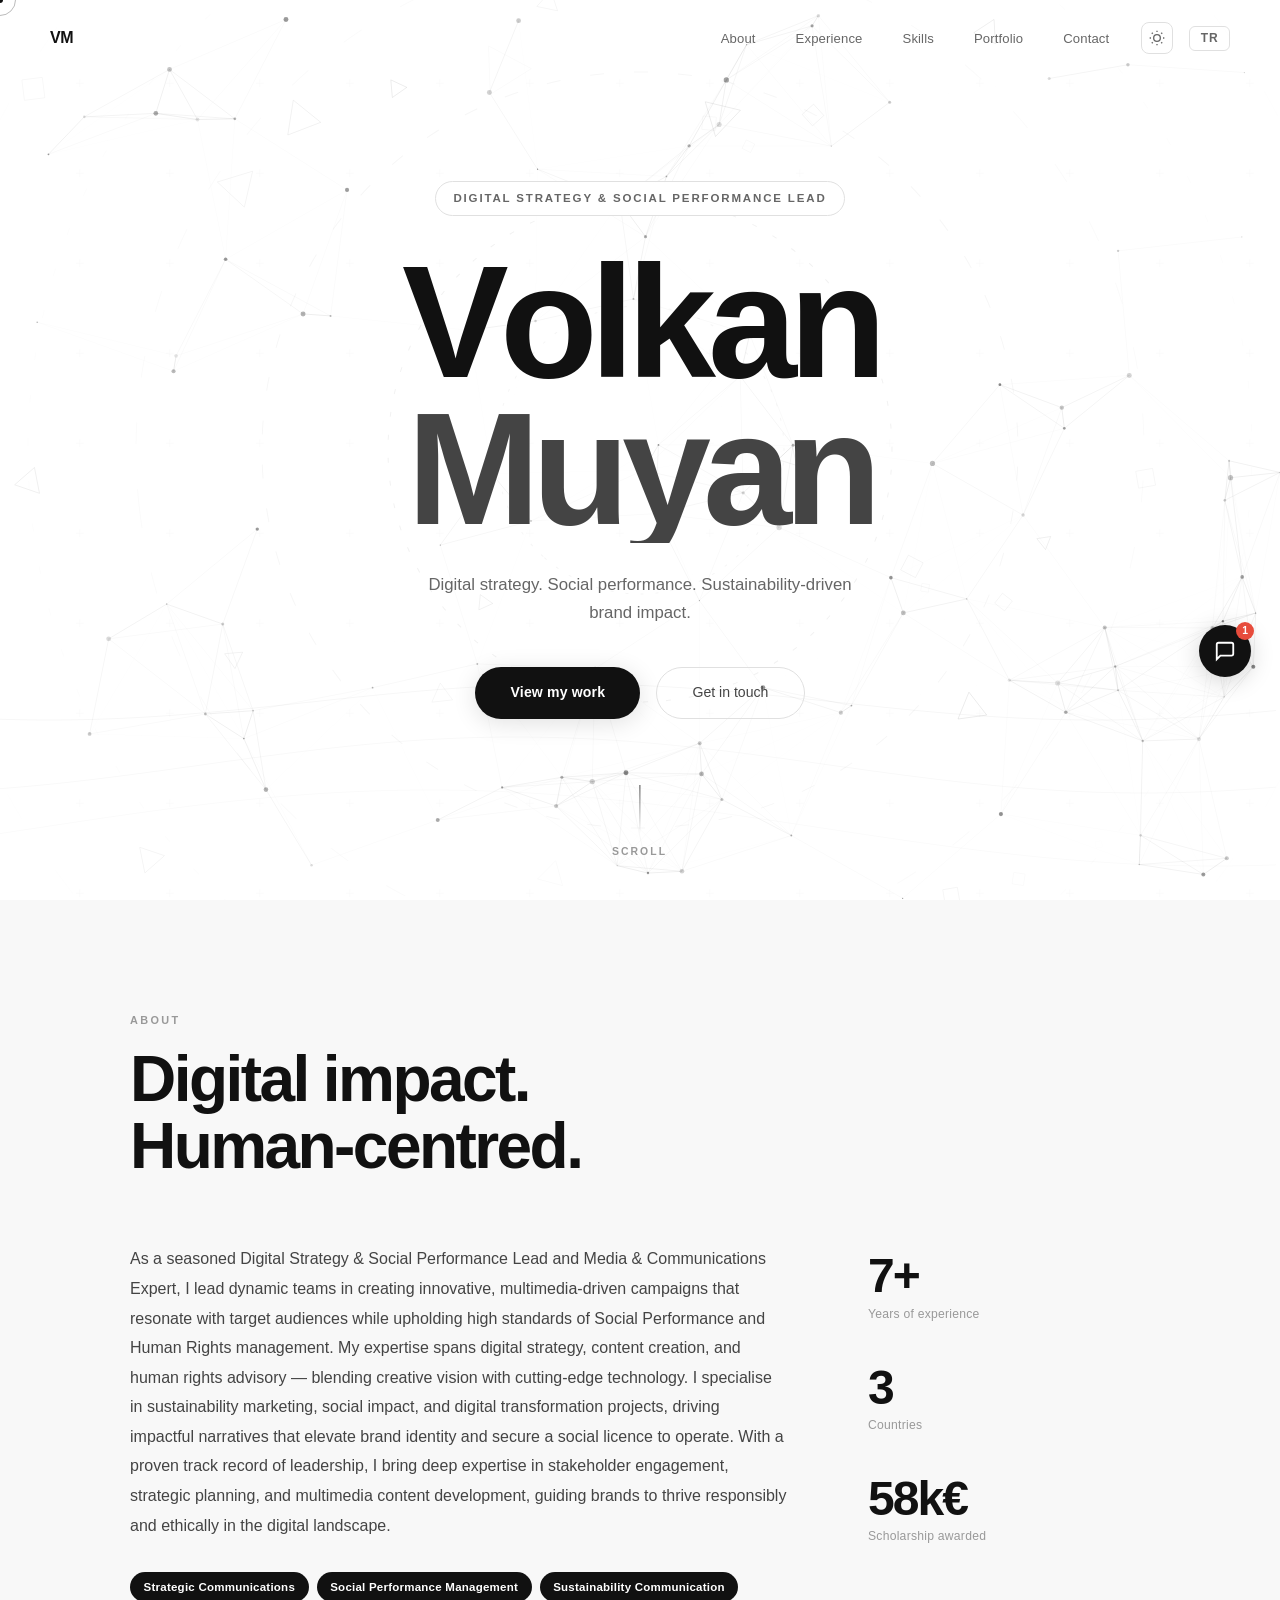
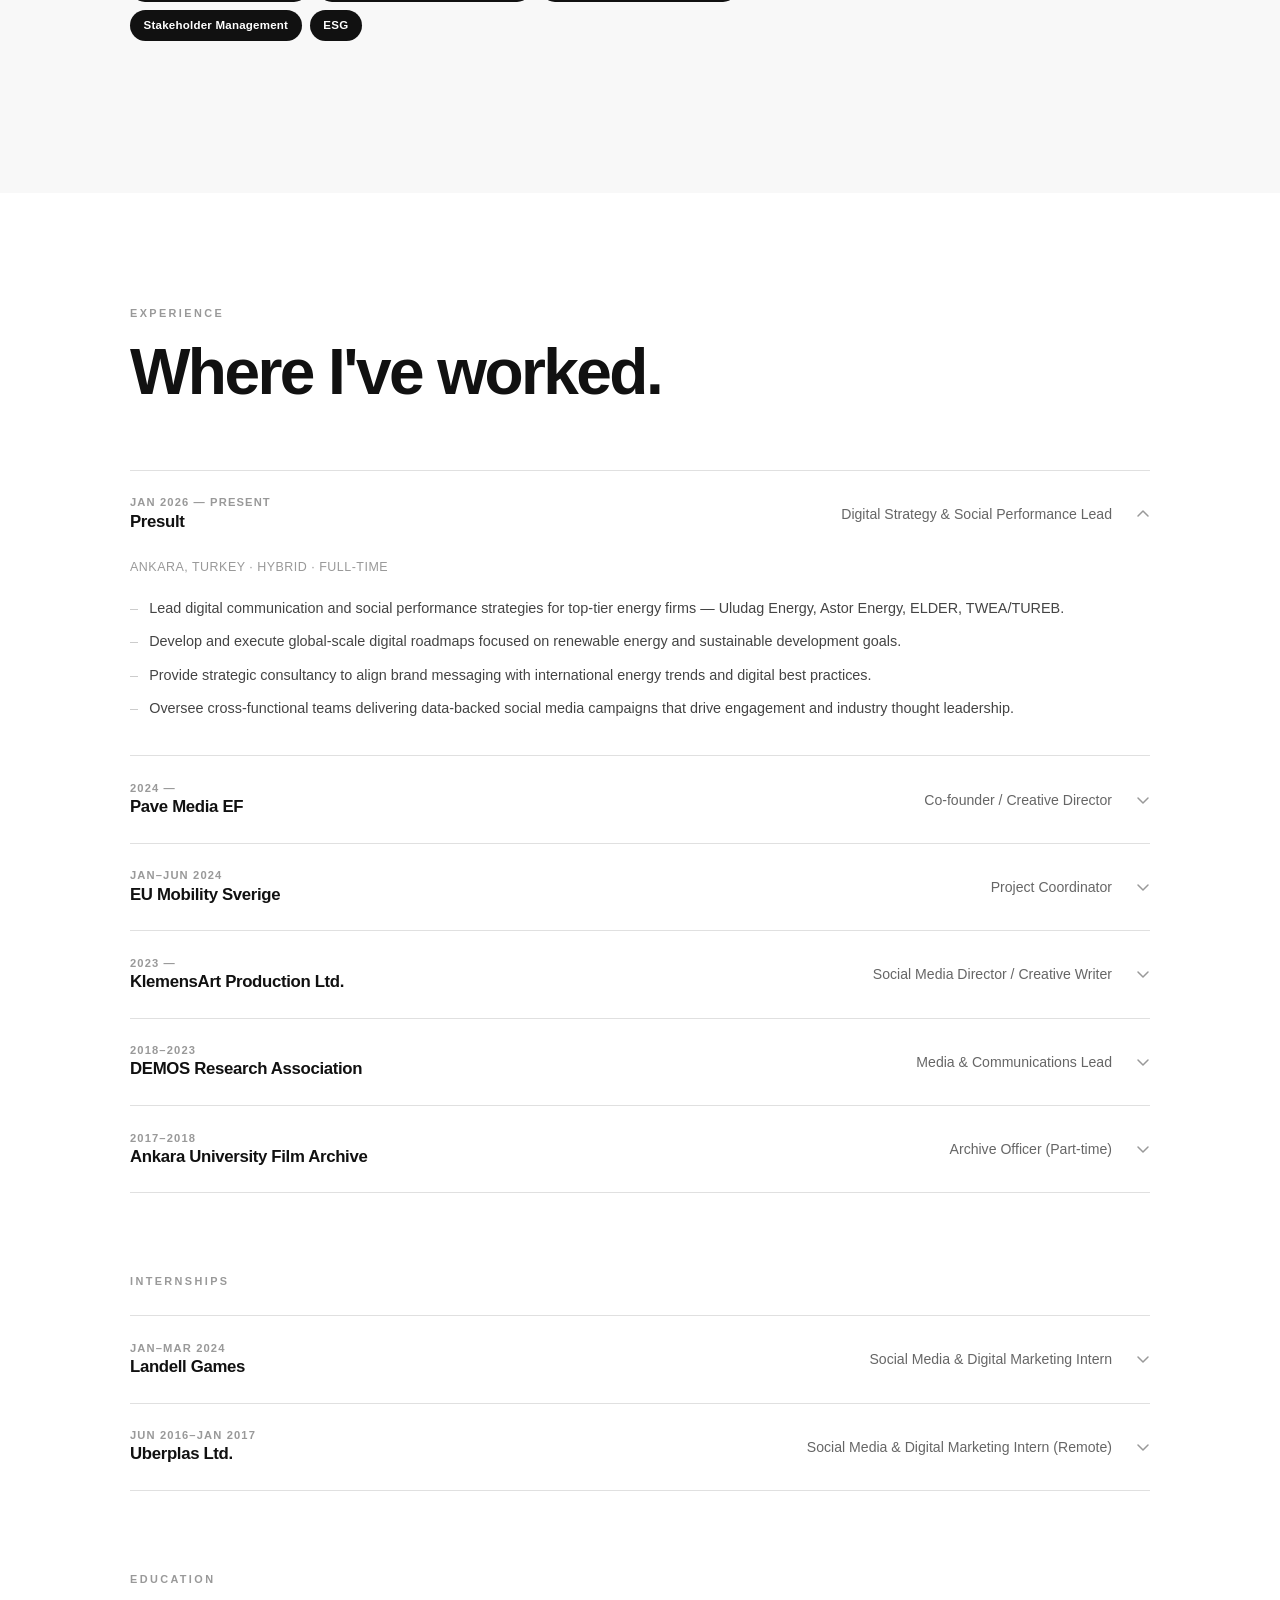
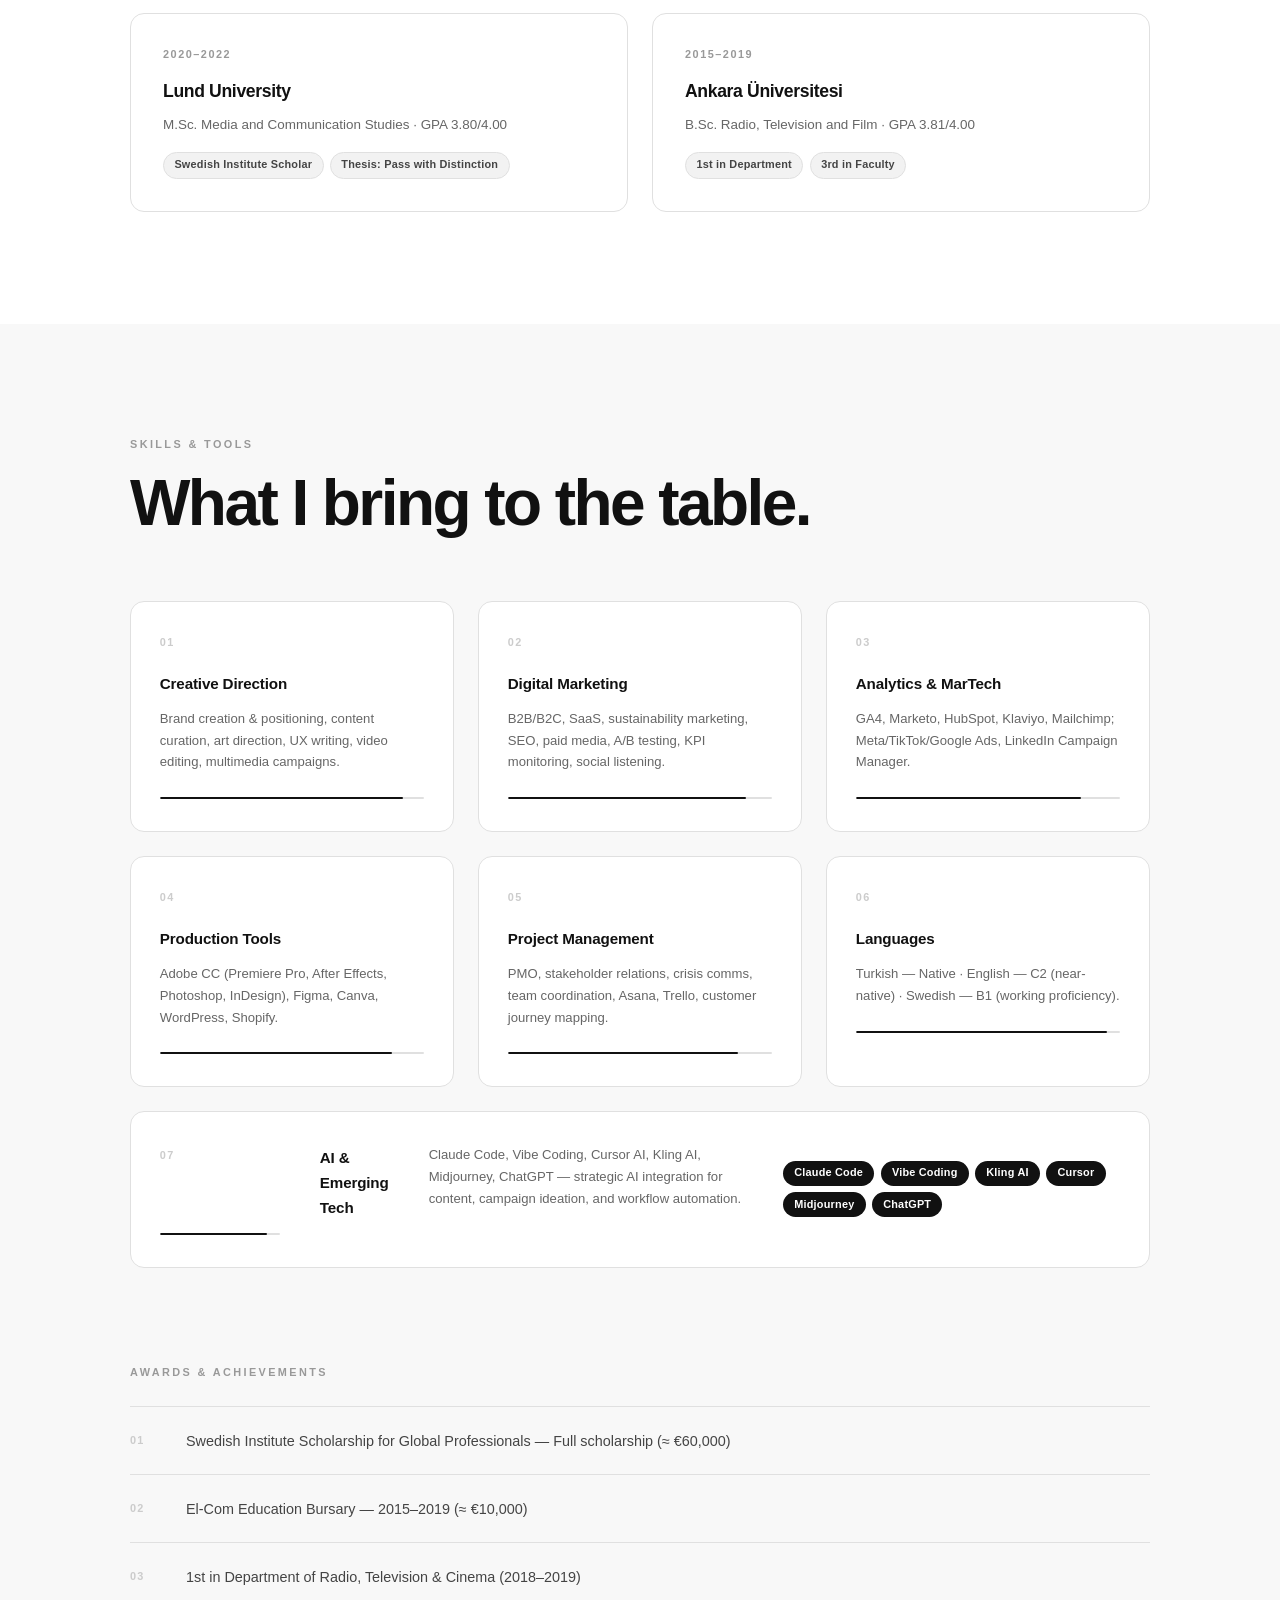
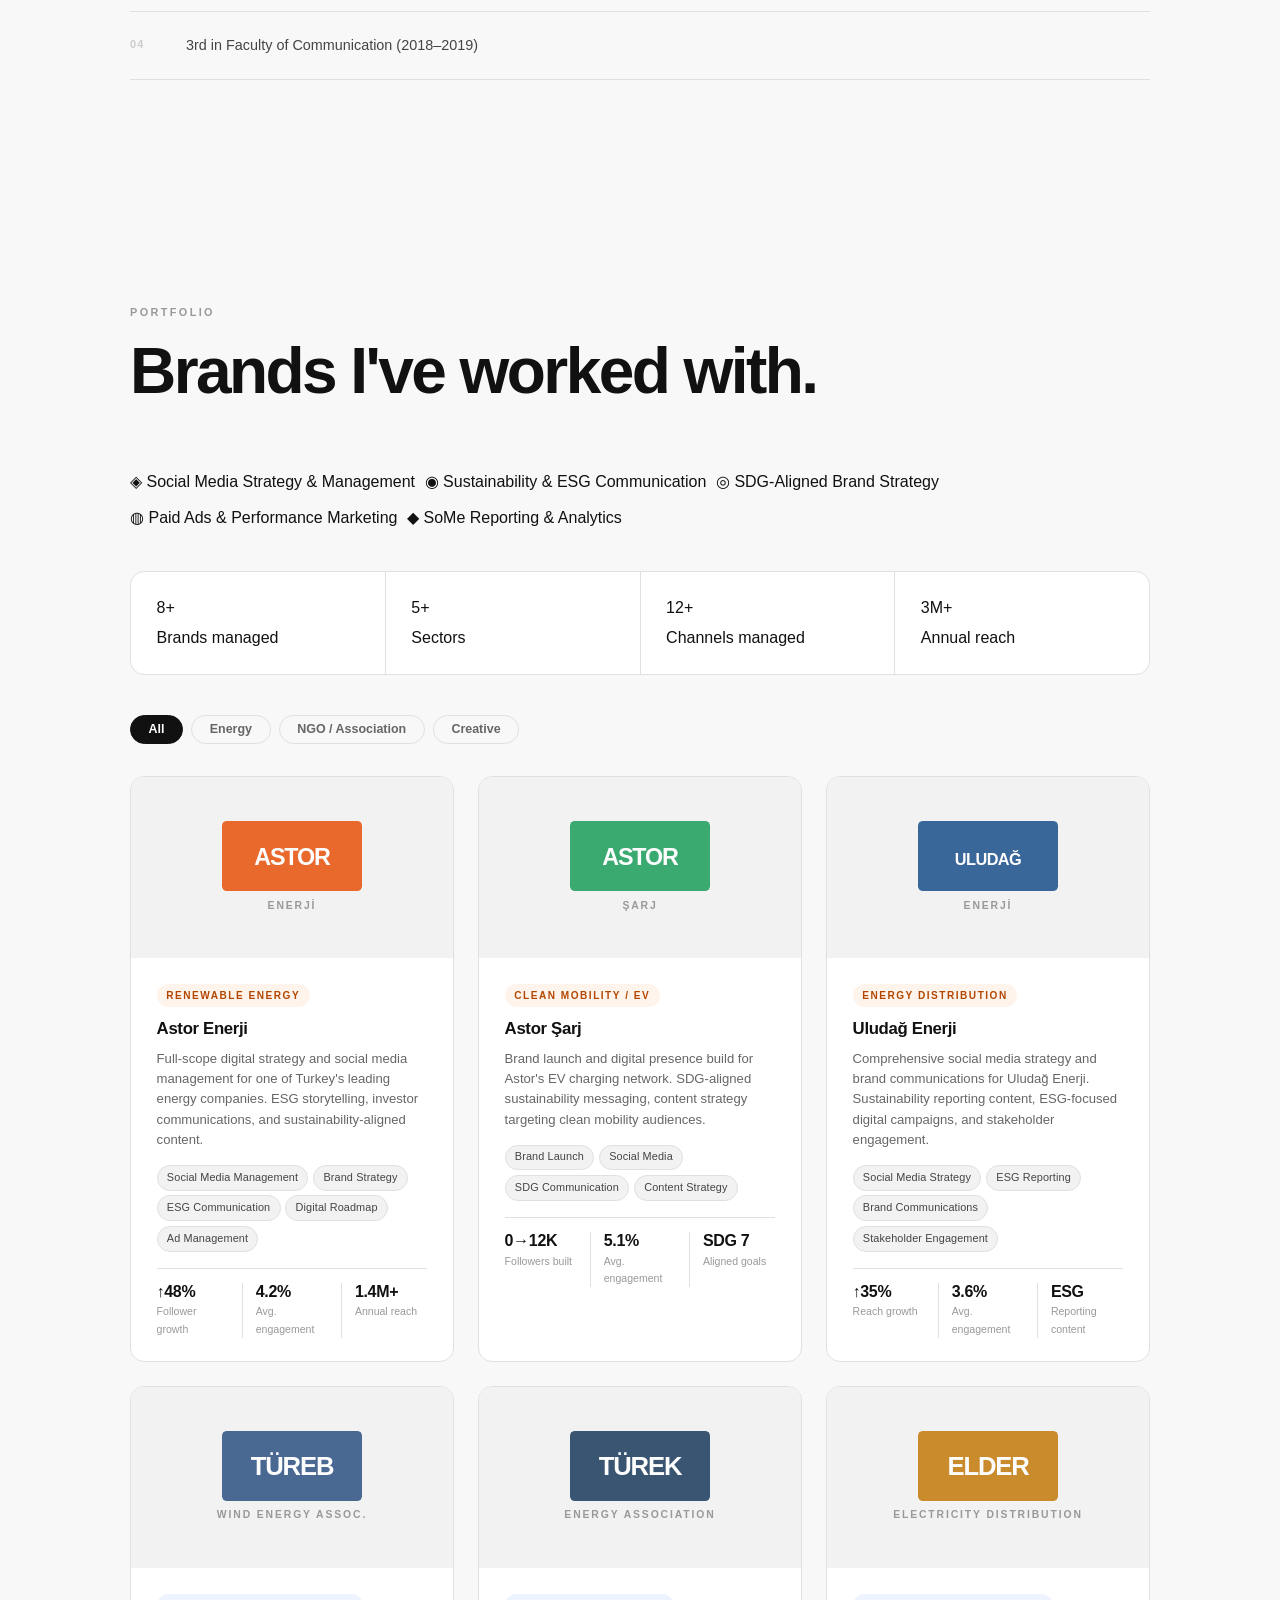
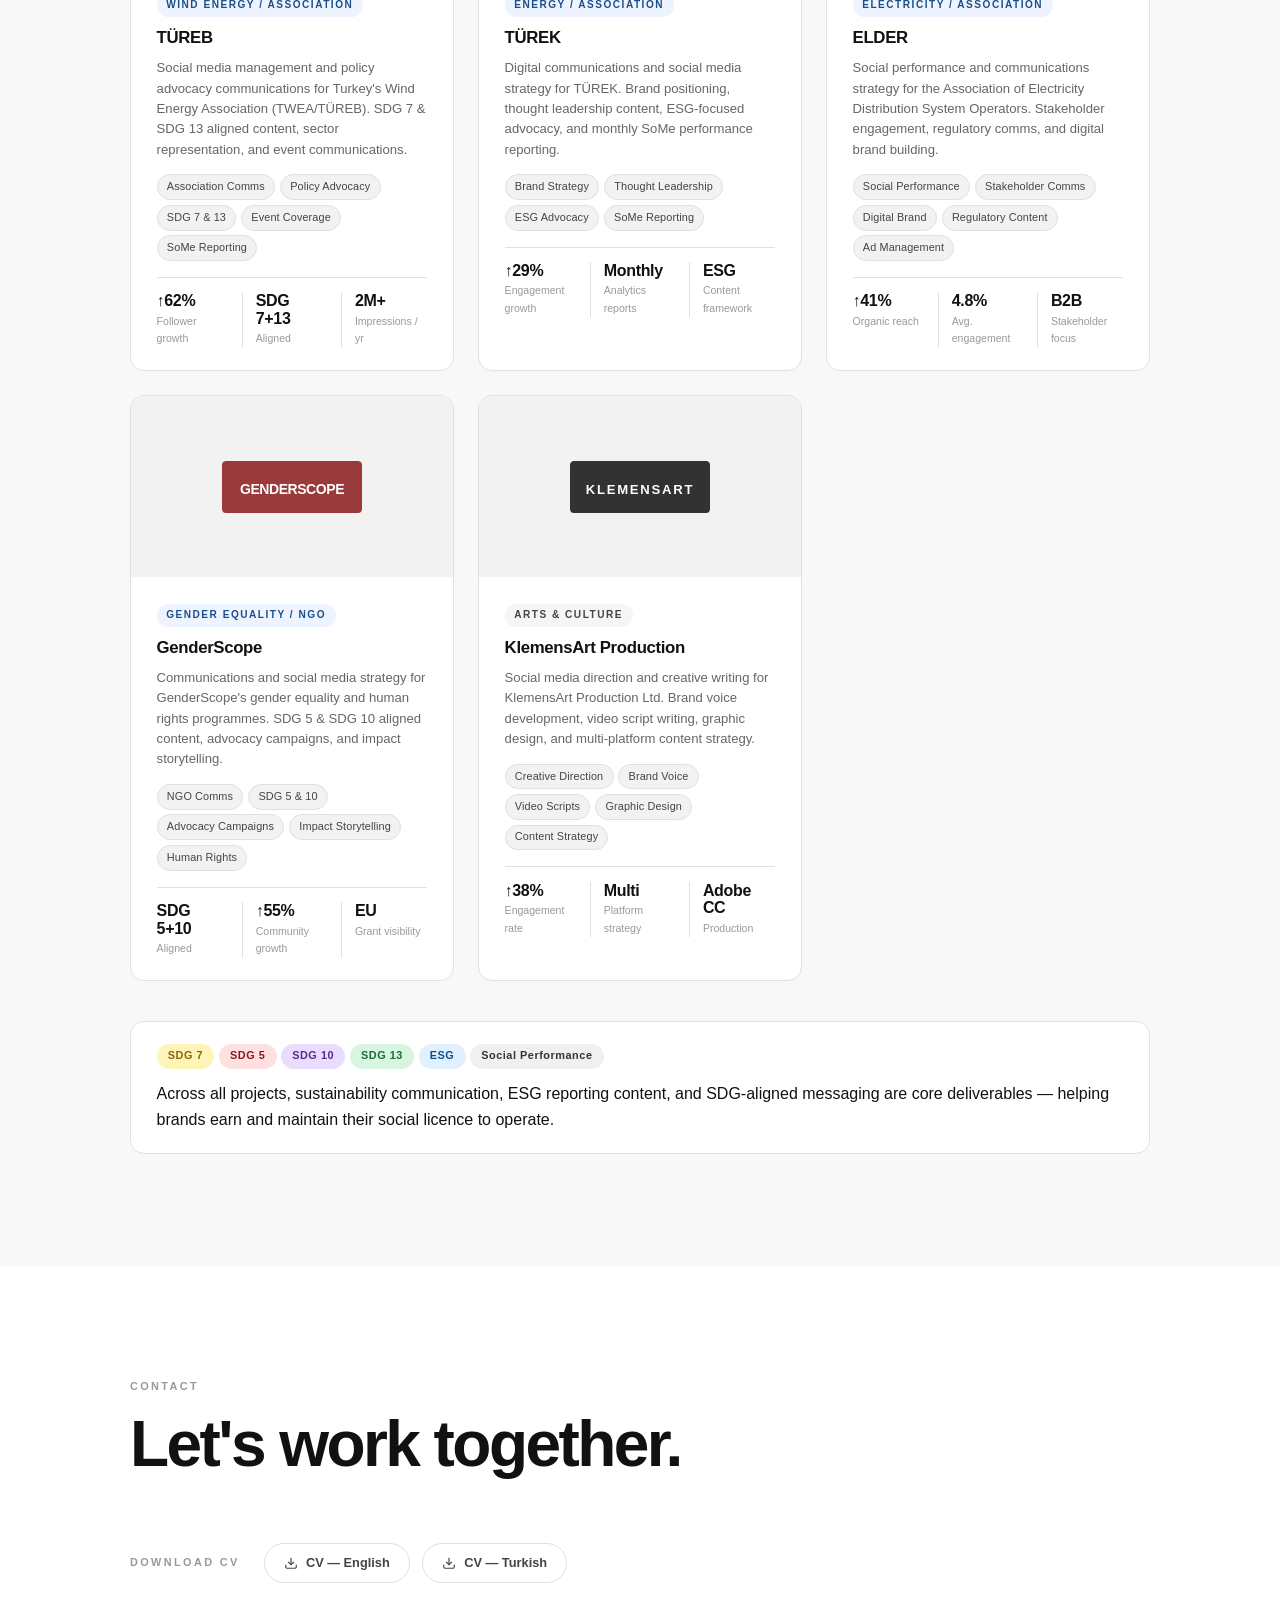
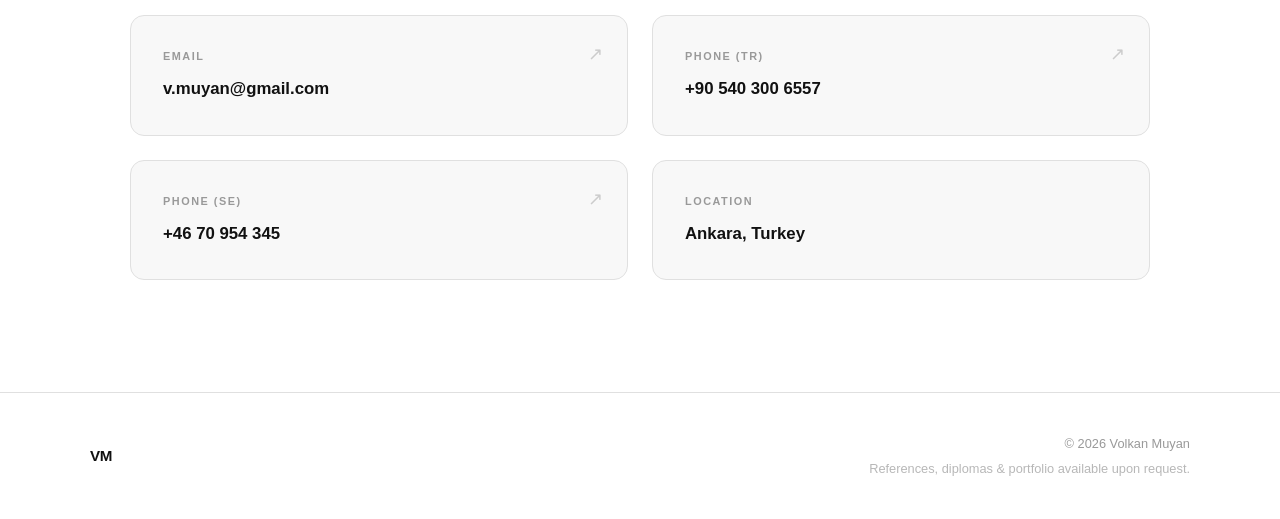
<file: index.html>
<!DOCTYPE html>
<html lang="en">
<head>
  <meta charset="UTF-8" />
  <meta name="viewport" content="width=device-width, initial-scale=1.0" />
  <title>Volkan Muyan — Digital Strategy & Social Performance Lead</title>
  <link rel="stylesheet" href="style.css" />
</head>
<body>

  <!-- CUSTOM CURSOR -->
  <div class="cursor-dot" id="cursorDot"></div>
  <div class="cursor-ring" id="cursorRing"></div>

  <!-- NAVBAR -->
  <nav id="navbar">
    <div class="nav-inner">
      <a href="#hero" class="nav-logo">VM</a>
      <ul class="nav-links">
        <li><a href="#about"      data-en="About"      data-tr="Hakkımda">About</a></li>
        <li><a href="#experience" data-en="Experience" data-tr="Deneyim">Experience</a></li>
        <li><a href="#skills"     data-en="Skills"     data-tr="Yetenekler">Skills</a></li>
        <li><a href="#portfolio"  data-en="Portfolio"  data-tr="Portfolyo">Portfolio</a></li>
        <li><a href="#contact"    data-en="Contact"    data-tr="İletişim">Contact</a></li>
      </ul>
      <div class="nav-right">
        <button class="dark-toggle" id="darkToggle" aria-label="Toggle dark mode">
          <svg class="icon-sun" width="16" height="16" viewBox="0 0 24 24" fill="none" stroke="currentColor" stroke-width="2"><circle cx="12" cy="12" r="5"/><line x1="12" y1="1" x2="12" y2="3"/><line x1="12" y1="21" x2="12" y2="23"/><line x1="4.22" y1="4.22" x2="5.64" y2="5.64"/><line x1="18.36" y1="18.36" x2="19.78" y2="19.78"/><line x1="1" y1="12" x2="3" y2="12"/><line x1="21" y1="12" x2="23" y2="12"/><line x1="4.22" y1="19.78" x2="5.64" y2="18.36"/><line x1="18.36" y1="5.64" x2="19.78" y2="4.22"/></svg>
          <svg class="icon-moon" width="16" height="16" viewBox="0 0 24 24" fill="none" stroke="currentColor" stroke-width="2"><path d="M21 12.79A9 9 0 1 1 11.21 3 7 7 0 0 0 21 12.79z"/></svg>
        </button>
        <button class="lang-toggle" id="langToggle">TR</button>
        <button class="hamburger" id="hamburger" aria-label="Menu">
          <span></span><span></span>
        </button>
      </div>
    </div>
  </nav>

  <!-- MOBILE MENU -->
  <div class="mobile-menu" id="mobileMenu">
    <button class="mobile-close" id="mobileClose">✕</button>
    <nav class="mobile-nav">
      <a href="#about"      data-en="About"      data-tr="Hakkımda">About</a>
      <a href="#experience" data-en="Experience" data-tr="Deneyim">Experience</a>
      <a href="#skills"     data-en="Skills"     data-tr="Yetenekler">Skills</a>
      <a href="#portfolio"  data-en="Portfolio"  data-tr="Portfolyo">Portfolio</a>
      <a href="#contact"    data-en="Contact"    data-tr="İletişim">Contact</a>
    </nav>
    <div class="mobile-lang">
      <button id="mobileLang">TR</button>
    </div>
  </div>

  <!-- HERO -->
  <section id="hero">
    <canvas id="heroCanvas"></canvas>
    <canvas id="paintCanvas"></canvas>
    <div class="hero-content">
      <p class="hero-tag"
         data-en="Digital Strategy &amp; Social Performance Lead"
         data-tr="Dijital Strateji &amp; Sosyal Performans Lideri">
        Digital Strategy &amp; Social Performance Lead
      </p>
      <h1 class="hero-name">
        <span class="word" data-word="Volkan">
          <span class="c" data-effect="fontchange">V</span><span class="c" data-effect="pixel">o</span><span class="c" data-effect="lean">l</span><span class="c" data-effect="flip3d">k</span><span class="c" data-effect="leaf">a</span><span class="c" data-effect="neon">n</span>
        </span>
        <span class="word accent" data-word="Muyan">
          <span class="c" data-effect="explode">M</span><span class="c" data-effect="cursive">u</span><span class="c" data-effect="gradient">y</span><span class="c" data-effect="tilt3d">a</span><span class="c" data-effect="stretch">n</span>
        </span>
      </h1>
      <p class="hero-desc"
         data-en="Digital strategy. Social performance. Sustainability-driven brand impact."
         data-tr="Dijital strateji. Sosyal performans. Sürdürülebilirlik odaklı marka etkisi.">
        Digital strategy. Social performance. Sustainability-driven brand impact.
      </p>
      <div class="hero-cta">
        <a href="#experience" class="btn-primary" data-en="View my work"  data-tr="Çalışmalarım">View my work</a>
        <a href="#contact"    class="btn-ghost"   data-en="Get in touch" data-tr="İletişime geç">Get in touch</a>
      </div>
    </div>
    <div class="hero-scroll-indicator">
      <span class="scroll-line"></span>
      <span class="scroll-label" data-en="Scroll" data-tr="Kaydır">Scroll</span>
    </div>
  </section>

  <!-- ABOUT -->
  <section id="about">
    <div class="container">
      <div class="section-header reveal">
        <span class="section-label" data-en="About" data-tr="Hakkımda">About</span>
        <h2 class="section-title" data-en="Digital impact.<br>Human-centred." data-tr="Dijital etki.<br>İnsan odaklı.">Digital impact.<br>Human-centred.</h2>
      </div>
      <div class="about-grid">
        <div class="about-body reveal delay-1">
          <p data-en="As a seasoned Digital Strategy &amp; Social Performance Lead and Media &amp; Communications Expert, I lead dynamic teams in creating innovative, multimedia-driven campaigns that resonate with target audiences while upholding high standards of Social Performance and Human Rights management. My expertise spans digital strategy, content creation, and human rights advisory — blending creative vision with cutting-edge technology. I specialise in sustainability marketing, social impact, and digital transformation projects, driving impactful narratives that elevate brand identity and secure a social licence to operate. With a proven track record of leadership, I bring deep expertise in stakeholder engagement, strategic planning, and multimedia content development, guiding brands to thrive responsibly and ethically in the digital landscape."
             data-tr="Deneyimli bir Dijital Strateji &amp; Sosyal Performans Lideri ve Medya &amp; İletişim Uzmanı olarak, Sosyal Performans ve İnsan Hakları yönetiminde yüksek standartları gözeterek hedef kitlelerde yankı uyandıran yenilikçi multimedya kampanyaları oluşturmak için dinamik ekiplere liderlik ediyorum. Uzmanlığım; dijital strateji, içerik üretimi ve insan hakları danışmanlığını kapsıyor — yaratıcı vizyonu ileri teknolojiyle harmanlıyorum. Sürdürülebilirlik pazarlaması, sosyal etki ve dijital dönüşüm projelerinde uzmanlaşarak marka kimliğini yükselten etkili anlatılar kuruyorum.">
            As a seasoned Digital Strategy &amp; Social Performance Lead and Media &amp; Communications Expert, I lead dynamic teams in creating innovative, multimedia-driven campaigns that resonate with target audiences while upholding high standards of Social Performance and Human Rights management. My expertise spans digital strategy, content creation, and human rights advisory — blending creative vision with cutting-edge technology. I specialise in sustainability marketing, social impact, and digital transformation projects, driving impactful narratives that elevate brand identity and secure a social licence to operate. With a proven track record of leadership, I bring deep expertise in stakeholder engagement, strategic planning, and multimedia content development, guiding brands to thrive responsibly and ethically in the digital landscape.
          </p>
          <div class="top-skills">
            <span class="skill-pill" data-en="Strategic Communications"      data-tr="Stratejik İletişim">Strategic Communications</span>
            <span class="skill-pill" data-en="Social Performance Management" data-tr="Sosyal Performans Yönetimi">Social Performance Management</span>
            <span class="skill-pill" data-en="Sustainability Communication"  data-tr="Sürdürülebilirlik İletişimi">Sustainability Communication</span>
            <span class="skill-pill" data-en="Stakeholder Management"        data-tr="Paydaş Yönetimi">Stakeholder Management</span>
            <span class="skill-pill">ESG</span>
          </div>
        </div>
        <div class="about-stats reveal delay-2">
          <div class="stat-item">
            <span class="stat-val"><span class="stat-num" data-target="8">0</span>+</span>
            <span class="stat-label" data-en="Years of experience" data-tr="Yıl deneyim">Years of experience</span>
          </div>
          <div class="stat-item">
            <span class="stat-val"><span class="stat-num" data-target="4">0</span></span>
            <span class="stat-label" data-en="Countries" data-tr="Ülke">Countries</span>
          </div>
          <div class="stat-item">
            <span class="stat-val"><span class="stat-num" data-target="60">0</span>k€</span>
            <span class="stat-label" data-en="Scholarship awarded" data-tr="Burs kazanıldı">Scholarship awarded</span>
          </div>
        </div>
      </div>
    </div>
  </section>

  <!-- EXPERIENCE -->
  <section id="experience">
    <div class="container">
      <div class="section-header reveal">
        <span class="section-label" data-en="Experience" data-tr="Deneyim">Experience</span>
        <h2 class="section-title" data-en="Where I've worked." data-tr="Çalıştığım yerler.">Where I've worked.</h2>
      </div>

      <div class="accordion reveal">

        <div class="acc-item active">
          <button class="acc-btn">
            <div class="acc-meta">
              <span class="acc-date" data-en="Jan 2026 — Present" data-tr="Oca 2026 — Günümüz">Jan 2026 — Present</span>
              <span class="acc-company">Presult</span>
            </div>
            <div class="acc-info">
              <span class="acc-role" data-en="Digital Strategy &amp; Social Performance Lead" data-tr="Dijital Strateji &amp; Sosyal Performans Lideri">Digital Strategy &amp; Social Performance Lead</span>
              <span class="acc-chevron">
                <svg width="14" height="14" viewBox="0 0 14 14" fill="none"><path d="M2 5l5 5 5-5" stroke="currentColor" stroke-width="1.5" stroke-linecap="round" stroke-linejoin="round"/></svg>
              </span>
            </div>
          </button>
          <div class="acc-body">
            <div class="acc-body-inner">
              <p class="acc-location" data-en="Ankara, Turkey · Hybrid · Full-time" data-tr="Ankara, Türkiye · Hibrit · Tam zamanlı">Ankara, Turkey · Hybrid · Full-time</p>
              <ul>
                <li data-en="Lead digital communication and social performance strategies for top-tier energy firms — Uludag Energy, Astor Energy, ELDER, TWEA/TUREB." data-tr="Uludag Energy, Astor Energy, ELDER, TWEA/TUREB gibi önde gelen enerji firmalarına dijital iletişim ve sosyal performans stratejileri liderliği.">Lead digital communication and social performance strategies for top-tier energy firms — Uludag Energy, Astor Energy, ELDER, TWEA/TUREB.</li>
                <li data-en="Develop and execute global-scale digital roadmaps focused on renewable energy and sustainable development goals." data-tr="Yenilenebilir enerji ve sürdürülebilir kalkınma hedeflerine odaklanan küresel ölçekli dijital yol haritaları geliştirme.">Develop and execute global-scale digital roadmaps focused on renewable energy and sustainable development goals.</li>
                <li data-en="Provide strategic consultancy to align brand messaging with international energy trends and digital best practices." data-tr="Marka mesajlarını uluslararası enerji trendleri ve dijital en iyi uygulamalarla uyumlu hale getirme konusunda stratejik danışmanlık.">Provide strategic consultancy to align brand messaging with international energy trends and digital best practices.</li>
                <li data-en="Oversee cross-functional teams delivering data-backed social media campaigns that drive engagement and industry thought leadership." data-tr="Etkileşimi artıran veriye dayalı sosyal medya kampanyaları sunan çok disiplinli ekipleri yönetme.">Oversee cross-functional teams delivering data-backed social media campaigns that drive engagement and industry thought leadership.</li>
              </ul>
            </div>
          </div>
        </div>

        <div class="acc-item">
          <button class="acc-btn">
            <div class="acc-meta">
              <span class="acc-date">2024 —</span>
              <span class="acc-company">Pave Media EF</span>
            </div>
            <div class="acc-info">
              <span class="acc-role" data-en="Co-founder / Creative Director" data-tr="Kurucu Ortak / Kreatif Direktör">Co-founder / Creative Director</span>
              <span class="acc-chevron"><svg width="14" height="14" viewBox="0 0 14 14" fill="none"><path d="M2 5l5 5 5-5" stroke="currentColor" stroke-width="1.5" stroke-linecap="round" stroke-linejoin="round"/></svg></span>
            </div>
          </button>
          <div class="acc-body">
            <div class="acc-body-inner">
              <p class="acc-location" data-en="Lund, Sweden" data-tr="Lund, İsveç">Lund, Sweden</p>
              <ul>
                <li data-en="Brand identity &amp; positioning: strategy, visual/verbal guidelines, touchpoint consistency." data-tr="Marka kimliği ve konumlandırma: strateji, görsel/sözel kılavuzlar, tutarlılık.">Brand identity &amp; positioning: strategy, visual/verbal guidelines, touchpoint consistency.</li>
                <li data-en="Omni-channel campaigns (video/social/web); analytics-driven growth." data-tr="Çok kanallı kampanyalar (video/sosyal/web); analitiğe dayalı büyüme.">Omni-channel campaigns (video/social/web); analytics-driven growth.</li>
                <li data-en="Cross-functional team leadership; roadmap, budget, KPI management." data-tr="Çok disiplinli ekip liderliği; yol haritası, bütçe, KPI yönetimi.">Cross-functional team leadership; roadmap, budget, KPI management.</li>
              </ul>
            </div>
          </div>
        </div>

        <div class="acc-item">
          <button class="acc-btn">
            <div class="acc-meta">
              <span class="acc-date">Jan–Jun 2024</span>
              <span class="acc-company">EU Mobility Sverige</span>
            </div>
            <div class="acc-info">
              <span class="acc-role" data-en="Project Coordinator" data-tr="Proje Koordinatörü">Project Coordinator</span>
              <span class="acc-chevron"><svg width="14" height="14" viewBox="0 0 14 14" fill="none"><path d="M2 5l5 5 5-5" stroke="currentColor" stroke-width="1.5" stroke-linecap="round" stroke-linejoin="round"/></svg></span>
            </div>
          </button>
          <div class="acc-body">
            <div class="acc-body-inner">
              <p class="acc-location" data-en="Malmö, Sweden" data-tr="Malmö, İsveç">Malmö, Sweden</p>
              <ul>
                <li data-en="Multi-country operations (Sweden, Croatia, Poland); compliance (GDPR, safeguarding)." data-tr="Çok ülkeli operasyonlar (İsveç, Hırvatistan, Polonya); GDPR uyumu.">Multi-country operations (Sweden, Croatia, Poland); compliance (GDPR, safeguarding).</li>
                <li data-en="Stakeholder liaison; orientation workshops; M&amp;E reporting." data-tr="Paydaş koordinasyonu; oryantasyon atölyeleri; izleme &amp; değerlendirme raporlaması.">Stakeholder liaison; orientation workshops; M&amp;E reporting.</li>
              </ul>
            </div>
          </div>
        </div>

        <div class="acc-item">
          <button class="acc-btn">
            <div class="acc-meta">
              <span class="acc-date">2023 —</span>
              <span class="acc-company">KlemensArt Production Ltd.</span>
            </div>
            <div class="acc-info">
              <span class="acc-role" data-en="Social Media Director / Creative Writer" data-tr="Sosyal Medya Direktörü / Kreatif Yazar">Social Media Director / Creative Writer</span>
              <span class="acc-chevron"><svg width="14" height="14" viewBox="0 0 14 14" fill="none"><path d="M2 5l5 5 5-5" stroke="currentColor" stroke-width="1.5" stroke-linecap="round" stroke-linejoin="round"/></svg></span>
            </div>
          </button>
          <div class="acc-body">
            <div class="acc-body-inner">
              <p class="acc-location" data-en="Ankara, Turkey" data-tr="Ankara, Türkiye">Ankara, Turkey</p>
              <ul>
                <li data-en="Brand voice, copywriting, short-form video scripts, newsletters." data-tr="Marka sesi, metin yazarlığı, kısa video senaryoları, bültenler.">Brand voice, copywriting, short-form video scripts, newsletters.</li>
                <li data-en="WordPress management, on-page SEO, graphic design (Adobe CC &amp; Figma)." data-tr="WordPress yönetimi, sayfa içi SEO, grafik tasarım (Adobe CC &amp; Figma).">WordPress management, on-page SEO, graphic design (Adobe CC &amp; Figma).</li>
              </ul>
            </div>
          </div>
        </div>

        <div class="acc-item">
          <button class="acc-btn">
            <div class="acc-meta">
              <span class="acc-date">2018–2023</span>
              <span class="acc-company">DEMOS Research Association</span>
            </div>
            <div class="acc-info">
              <span class="acc-role" data-en="Media &amp; Communications Lead" data-tr="Medya &amp; İletişim Sorumlusu">Media &amp; Communications Lead</span>
              <span class="acc-chevron"><svg width="14" height="14" viewBox="0 0 14 14" fill="none"><path d="M2 5l5 5 5-5" stroke="currentColor" stroke-width="1.5" stroke-linecap="round" stroke-linejoin="round"/></svg></span>
            </div>
          </button>
          <div class="acc-body">
            <div class="acc-body-inner">
              <p class="acc-location" data-en="Ankara, Turkey" data-tr="Ankara, Türkiye">Ankara, Turkey</p>
              <ul>
                <li data-en="NGO comms strategy; EU grants visibility &amp; compliance reporting." data-tr="STK iletişim stratejisi; AB hibeleri görünürlüğü ve uyum raporlaması.">NGO comms strategy; EU grants visibility &amp; compliance reporting.</li>
                <li data-en="Visual identity, brand guidelines, multimedia content standards." data-tr="Görsel kimlik, marka kılavuzları, multimedya içerik standartları.">Visual identity, brand guidelines, multimedia content standards.</li>
                <li data-en="Project management (PMO): scope, schedule, budget, KPIs." data-tr="Proje yönetimi (PMO): kapsam, takvim, bütçe, KPI'lar.">Project management (PMO): scope, schedule, budget, KPIs.</li>
              </ul>
            </div>
          </div>
        </div>

        <div class="acc-item">
          <button class="acc-btn">
            <div class="acc-meta">
              <span class="acc-date">2017–2018</span>
              <span class="acc-company">Ankara University Film Archive</span>
            </div>
            <div class="acc-info">
              <span class="acc-role" data-en="Archive Officer (Part-time)" data-tr="Arşiv Görevlisi (Yarı zamanlı)">Archive Officer (Part-time)</span>
              <span class="acc-chevron"><svg width="14" height="14" viewBox="0 0 14 14" fill="none"><path d="M2 5l5 5 5-5" stroke="currentColor" stroke-width="1.5" stroke-linecap="round" stroke-linejoin="round"/></svg></span>
            </div>
          </button>
          <div class="acc-body">
            <div class="acc-body-inner">
              <p class="acc-location" data-en="Ankara, Turkey" data-tr="Ankara, Türkiye">Ankara, Turkey</p>
              <ul>
                <li data-en="Digitization &amp; restoration of analog film/video (Adobe Premiere Pro)." data-tr="Analog film/video dijitalleştirme ve restorasyon (Adobe Premiere Pro).">Digitization &amp; restoration of analog film/video (Adobe Premiere Pro).</li>
                <li data-en="Filing, reporting, inventory and procurement management." data-tr="Dosyalama, raporlama, envanter ve tedarik yönetimi.">Filing, reporting, inventory and procurement management.</li>
              </ul>
            </div>
          </div>
        </div>

      </div><!-- /accordion -->

      <!-- INTERNSHIPS -->
      <div class="subsection reveal">
        <span class="subsection-label" data-en="Internships" data-tr="Stajlar">Internships</span>
        <div class="accordion">

          <div class="acc-item">
            <button class="acc-btn">
              <div class="acc-meta">
                <span class="acc-date">Jan–Mar 2024</span>
                <span class="acc-company">Landell Games</span>
              </div>
              <div class="acc-info">
                <span class="acc-role" data-en="Social Media &amp; Digital Marketing Intern" data-tr="Sosyal Medya &amp; Dijital Pazarlama Stajyeri">Social Media &amp; Digital Marketing Intern</span>
                <span class="acc-chevron"><svg width="14" height="14" viewBox="0 0 14 14" fill="none"><path d="M2 5l5 5 5-5" stroke="currentColor" stroke-width="1.5" stroke-linecap="round" stroke-linejoin="round"/></svg></span>
              </div>
            </button>
            <div class="acc-body">
              <div class="acc-body-inner">
                <p class="acc-location" data-en="Linköping, Sweden" data-tr="Linköping, İsveç">Linköping, Sweden</p>
                <ul>
                  <li data-en="Content calendar; platform-native visuals; Reels/Shorts production; copywriting." data-tr="İçerik takvimi; platforma özgü görseller; Reels/Shorts üretimi; metin yazarlığı.">Content calendar; platform-native visuals; Reels/Shorts production; copywriting.</li>
                  <li data-en="Meta/TikTok/YouTube Ads support; UTM tagging; GA4 analytics; weekly dashboards." data-tr="Meta/TikTok/YouTube Ads desteği; UTM etiketleme; GA4 analitiği; haftalık panolar.">Meta/TikTok/YouTube Ads support; UTM tagging; GA4 analytics; weekly dashboards.</li>
                </ul>
              </div>
            </div>
          </div>

          <div class="acc-item">
            <button class="acc-btn">
              <div class="acc-meta">
                <span class="acc-date">Jun 2016–Jan 2017</span>
                <span class="acc-company">Uberplas Ltd.</span>
              </div>
              <div class="acc-info">
                <span class="acc-role" data-en="Social Media &amp; Digital Marketing Intern (Remote)" data-tr="Sosyal Medya &amp; Dijital Pazarlama Stajyeri (Uzaktan)">Social Media &amp; Digital Marketing Intern (Remote)</span>
                <span class="acc-chevron"><svg width="14" height="14" viewBox="0 0 14 14" fill="none"><path d="M2 5l5 5 5-5" stroke="currentColor" stroke-width="1.5" stroke-linecap="round" stroke-linejoin="round"/></svg></span>
              </div>
            </button>
            <div class="acc-body">
              <div class="acc-body-inner">
                <p class="acc-location" data-en="London, United Kingdom" data-tr="Londra, Birleşik Krallık">London, United Kingdom</p>
                <ul>
                  <li data-en="B2B content; LinkedIn + newsletter scheduling; SEO tweaks; website catalog updates." data-tr="B2B içerik; LinkedIn + bülten planlama; SEO düzenlemeleri; web sitesi katalog güncellemeleri.">B2B content; LinkedIn + newsletter scheduling; SEO tweaks; website catalog updates.</li>
                  <li data-en="Sustainability messaging; CRM logging; LinkedIn Ads setup support." data-tr="Sürdürülebilirlik mesajlaşması; CRM kayıt tutma; LinkedIn Ads kurulum desteği.">Sustainability messaging; CRM logging; LinkedIn Ads setup support.</li>
                </ul>
              </div>
            </div>
          </div>

        </div>
      </div>

      <!-- EDUCATION -->
      <div class="subsection reveal">
        <span class="subsection-label" data-en="Education" data-tr="Eğitim">Education</span>
        <div class="edu-cards">
          <div class="edu-card reveal">
            <span class="edu-year">2020–2022</span>
            <h3>Lund University</h3>
            <p data-en="M.Sc. Media and Communication Studies · GPA 3.80/4.00"
               data-tr="Y.L. Medya ve İletişim Çalışmaları · GPA 3.80/4.00">M.Sc. Media and Communication Studies · GPA 3.80/4.00</p>
            <div class="badge-row">
              <span class="badge" data-en="Swedish Institute Scholar" data-tr="İsveç Enstitüsü Bursiyer">Swedish Institute Scholar</span>
              <span class="badge" data-en="Thesis: Pass with Distinction" data-tr="Tez: Pekiyi">Thesis: Pass with Distinction</span>
            </div>
          </div>
          <div class="edu-card reveal delay-1">
            <span class="edu-year">2015–2019</span>
            <h3>Ankara Üniversitesi</h3>
            <p data-en="B.Sc. Radio, Television and Film · GPA 3.81/4.00"
               data-tr="L. Radyo, Televizyon ve Sinema · GPA 3.81/4.00">B.Sc. Radio, Television and Film · GPA 3.81/4.00</p>
            <div class="badge-row">
              <span class="badge" data-en="1st in Department" data-tr="Bölüm Birincisi">1st in Department</span>
              <span class="badge" data-en="3rd in Faculty"    data-tr="Fakülte Üçüncüsü">3rd in Faculty</span>
            </div>
          </div>
        </div>
      </div>

    </div>
  </section>

  <!-- SKILLS -->
  <section id="skills">
    <div class="container">
      <div class="section-header reveal">
        <span class="section-label" data-en="Skills &amp; Tools" data-tr="Yetenekler &amp; Araçlar">Skills &amp; Tools</span>
        <h2 class="section-title" data-en="What I bring to the table." data-tr="Masaya getirdiklerim.">What I bring to the table.</h2>
      </div>

      <div class="skills-grid">
        <div class="skill-card reveal">
          <div class="skill-num">01</div>
          <h4 data-en="Creative Direction"  data-tr="Kreatif Yönetim">Creative Direction</h4>
          <p  data-en="Brand creation &amp; positioning, content curation, art direction, UX writing, video editing, multimedia campaigns."
              data-tr="Marka yaratma &amp; konumlandırma, içerik kürasyon, sanat yönetimi, UX yazarlığı, video düzenleme.">Brand creation &amp; positioning, content curation, art direction, UX writing, video editing, multimedia campaigns.</p>
          <div class="skill-bar"><div class="skill-fill" data-width="92"></div></div>
        </div>
        <div class="skill-card reveal delay-1">
          <div class="skill-num">02</div>
          <h4 data-en="Digital Marketing" data-tr="Dijital Pazarlama">Digital Marketing</h4>
          <p  data-en="B2B/B2C, SaaS, sustainability marketing, SEO, paid media, A/B testing, KPI monitoring, social listening."
              data-tr="B2B/B2C, SaaS, sürdürülebilirlik pazarlaması, SEO, ücretli medya, A/B testi, KPI izleme.">B2B/B2C, SaaS, sustainability marketing, SEO, paid media, A/B testing, KPI monitoring, social listening.</p>
          <div class="skill-bar"><div class="skill-fill" data-width="90"></div></div>
        </div>
        <div class="skill-card reveal delay-2">
          <div class="skill-num">03</div>
          <h4 data-en="Analytics &amp; MarTech" data-tr="Analitik &amp; MarTech">Analytics &amp; MarTech</h4>
          <p  data-en="GA4, Marketo, HubSpot, Klaviyo, Mailchimp; Meta/TikTok/Google Ads, LinkedIn Campaign Manager."
              data-tr="GA4, Marketo, HubSpot, Klaviyo, Mailchimp; Meta/TikTok/Google Ads, LinkedIn Campaign Manager.">GA4, Marketo, HubSpot, Klaviyo, Mailchimp; Meta/TikTok/Google Ads, LinkedIn Campaign Manager.</p>
          <div class="skill-bar"><div class="skill-fill" data-width="85"></div></div>
        </div>
        <div class="skill-card reveal delay-1">
          <div class="skill-num">04</div>
          <h4 data-en="Production Tools" data-tr="Üretim Araçları">Production Tools</h4>
          <p  data-en="Adobe CC (Premiere Pro, After Effects, Photoshop, InDesign), Figma, Canva, WordPress, Shopify."
              data-tr="Adobe CC (Premiere Pro, After Effects, Photoshop, InDesign), Figma, Canva, WordPress, Shopify.">Adobe CC (Premiere Pro, After Effects, Photoshop, InDesign), Figma, Canva, WordPress, Shopify.</p>
          <div class="skill-bar"><div class="skill-fill" data-width="88"></div></div>
        </div>
        <div class="skill-card reveal delay-2">
          <div class="skill-num">05</div>
          <h4 data-en="Project Management" data-tr="Proje Yönetimi">Project Management</h4>
          <p  data-en="PMO, stakeholder relations, crisis comms, team coordination, Asana, Trello, customer journey mapping."
              data-tr="PMO, paydaş ilişkileri, kriz iletişimi, ekip koordinasyonu, Asana, Trello, müşteri yolculuğu.">PMO, stakeholder relations, crisis comms, team coordination, Asana, Trello, customer journey mapping.</p>
          <div class="skill-bar"><div class="skill-fill" data-width="87"></div></div>
        </div>
        <div class="skill-card reveal delay-3">
          <div class="skill-num">06</div>
          <h4 data-en="Languages" data-tr="Diller">Languages</h4>
          <p  data-en="Turkish — Native · English — C2 (near-native) · Swedish — B1 (working proficiency)."
              data-tr="Türkçe — Anadil · İngilizce — C2 (neredeyse anadil) · İsveççe — B1 (çalışma düzeyi).">Turkish — Native · English — C2 (near-native) · Swedish — B1 (working proficiency).</p>
          <div class="skill-bar"><div class="skill-fill" data-width="95"></div></div>
        </div>
        <div class="skill-card reveal delay-1 skill-card--ai">
          <div class="skill-num">07</div>
          <h4 data-en="AI &amp; Emerging Tech" data-tr="Yapay Zeka &amp; Yeni Teknolojiler">AI &amp; Emerging Tech</h4>
          <p  data-en="Claude Code, Vibe Coding, Cursor AI, Kling AI, Midjourney, ChatGPT — strategic AI integration for content, campaign ideation, and workflow automation."
              data-tr="Claude Code, Vibe Coding, Cursor AI, Kling AI, Midjourney, ChatGPT — içerik, kampanya fikirleri ve iş akışı otomasyonu için stratejik yapay zeka entegrasyonu.">Claude Code, Vibe Coding, Cursor AI, Kling AI, Midjourney, ChatGPT — strategic AI integration for content, campaign ideation, and workflow automation.</p>
          <div class="skill-tags-mini">
            <span>Claude Code</span><span>Vibe Coding</span><span>Kling AI</span><span>Cursor</span><span>Midjourney</span><span>ChatGPT</span>
          </div>
          <div class="skill-bar"><div class="skill-fill" data-width="89"></div></div>
        </div>
      </div>

      <!-- AWARDS -->
      <div class="awards-section reveal">
        <span class="subsection-label" data-en="Awards &amp; Achievements" data-tr="Ödüller &amp; Başarılar">Awards &amp; Achievements</span>
        <div class="award-list">
          <div class="award-item reveal">
            <span class="award-num">01</span>
            <p data-en="Swedish Institute Scholarship for Global Professionals — Full scholarship (≈ €60,000)"
               data-tr="İsveç Enstitüsü Global Profesyoneller Bursu — Tam burs (≈ €60.000)">Swedish Institute Scholarship for Global Professionals — Full scholarship (≈ €60,000)</p>
          </div>
          <div class="award-item reveal delay-1">
            <span class="award-num">02</span>
            <p data-en="El-Com Education Bursary — 2015–2019 (≈ €10,000)"
               data-tr="El-Com Eğitim Bursu — 2015–2019 (≈ €10.000)">El-Com Education Bursary — 2015–2019 (≈ €10,000)</p>
          </div>
          <div class="award-item reveal delay-2">
            <span class="award-num">03</span>
            <p data-en="1st in Department of Radio, Television &amp; Cinema (2018–2019)"
               data-tr="Radyo, Televizyon ve Sinema Bölümü Birincisi (2018–2019)">1st in Department of Radio, Television &amp; Cinema (2018–2019)</p>
          </div>
          <div class="award-item reveal delay-3">
            <span class="award-num">04</span>
            <p data-en="3rd in Faculty of Communication (2018–2019)"
               data-tr="İletişim Fakültesi Üçüncüsü (2018–2019)">3rd in Faculty of Communication (2018–2019)</p>
          </div>
        </div>
      </div>

    </div>
  </section>

  <!-- PORTFOLIO -->
  <section id="portfolio">
    <div class="container">
      <div class="section-header reveal">
        <span class="section-label" data-en="Portfolio" data-tr="Portfolyo">Portfolio</span>
        <h2 class="section-title" data-en="Brands I've worked with." data-tr="Çalıştığım markalar.">Brands I've worked with.</h2>
      </div>

      <!-- EXPERTISE STRIP -->
      <div class="expertise-strip reveal">
        <div class="expertise-item">
          <span class="exp-icon">◈</span>
          <span data-en="Social Media Strategy &amp; Management" data-tr="Sosyal Medya Stratejisi &amp; Yönetimi">Social Media Strategy &amp; Management</span>
        </div>
        <div class="expertise-item">
          <span class="exp-icon">◉</span>
          <span data-en="Sustainability &amp; ESG Communication" data-tr="Sürdürülebilirlik &amp; ESG İletişimi">Sustainability &amp; ESG Communication</span>
        </div>
        <div class="expertise-item">
          <span class="exp-icon">◎</span>
          <span data-en="SDG-Aligned Brand Strategy" data-tr="SDG Odaklı Marka Stratejisi">SDG-Aligned Brand Strategy</span>
        </div>
        <div class="expertise-item">
          <span class="exp-icon">◍</span>
          <span data-en="Paid Ads &amp; Performance Marketing" data-tr="Reklam Yönetimi &amp; Performans Pazarlaması">Paid Ads &amp; Performance Marketing</span>
        </div>
        <div class="expertise-item">
          <span class="exp-icon">◆</span>
          <span data-en="SoMe Reporting &amp; Analytics" data-tr="SoMe Raporlama &amp; Analitik">SoMe Reporting &amp; Analytics</span>
        </div>
      </div>

      <!-- GLOBAL STATS BAR -->
      <div class="portfolio-stats reveal delay-1">
        <div class="pstat">
          <span class="pstat-val">8+</span>
          <span class="pstat-label" data-en="Brands managed" data-tr="Yönetilen marka">Brands managed</span>
        </div>
        <div class="pstat">
          <span class="pstat-val">5+</span>
          <span class="pstat-label" data-en="Sectors" data-tr="Sektör">Sectors</span>
        </div>
        <div class="pstat">
          <span class="pstat-val">12+</span>
          <span class="pstat-label" data-en="Channels managed" data-tr="Kanal yönetildi">Channels managed</span>
        </div>
        <div class="pstat">
          <span class="pstat-val">3M+</span>
          <span class="pstat-label" data-en="Annual reach" data-tr="Yıllık erişim">Annual reach</span>
        </div>
      </div>

      <!-- FILTER TABS -->
      <div class="portfolio-filters reveal delay-2">
        <button class="pfilter active" data-filter="all" data-en="All" data-tr="Tümü">All</button>
        <button class="pfilter" data-filter="energy" data-en="Energy" data-tr="Enerji">Energy</button>
        <button class="pfilter" data-filter="ngo" data-en="NGO / Association" data-tr="STK / Dernek">NGO / Association</button>
        <button class="pfilter" data-filter="creative" data-en="Creative" data-tr="Kreatif">Creative</button>
      </div>

      <!-- BRAND CARDS -->
      <!-- To replace placeholder logos: swap the <div class="brand-logo-svg"> with <img src="logo.png" alt="..."> -->
      <div class="portfolio-grid" id="portfolioGrid">

        <!-- ASTOR ENERJİ -->
        <div class="brand-card reveal" data-sector="energy">
          <div class="brand-logo-area">
            <div class="brand-logo-svg" style="--brand-color:#E8500A">
              <svg viewBox="0 0 120 60" xmlns="http://www.w3.org/2000/svg">
                <rect width="120" height="60" fill="var(--brand-color)" rx="4"/>
                <text x="60" y="38" font-family="Helvetica Neue,Helvetica,Arial,sans-serif" font-size="20" font-weight="800" fill="#fff" text-anchor="middle" letter-spacing="-1">ASTOR</text>
              </svg>
              <span class="brand-sub-label">ENERJİ</span>
            </div>
          </div>
          <div class="brand-info">
            <span class="brand-sector-tag energy" data-en="Renewable Energy" data-tr="Yenilenebilir Enerji">Renewable Energy</span>
            <h3>Astor Enerji</h3>
            <p data-en="Full-scope digital strategy and social media management for one of Turkey's leading energy companies. ESG storytelling, investor communications, and sustainability-aligned content." data-tr="Türkiye'nin önde gelen enerji şirketlerinden biri için kapsamlı dijital strateji ve sosyal medya yönetimi. ESG hikaye anlatımı, yatırımcı iletişimleri ve sürdürülebilirlik odaklı içerik.">Full-scope digital strategy and social media management for one of Turkey's leading energy companies. ESG storytelling, investor communications, and sustainability-aligned content.</p>
            <div class="brand-services">
              <span>Social Media Management</span><span>Brand Strategy</span><span>ESG Communication</span><span>Digital Roadmap</span><span>Ad Management</span>
            </div>
            <div class="brand-stats">
              <div class="bstat"><span class="bstat-v">↑48%</span><span class="bstat-l" data-en="Follower growth" data-tr="Takipçi artışı">Follower growth</span></div>
              <div class="bstat"><span class="bstat-v">4.2%</span><span class="bstat-l" data-en="Avg. engagement" data-tr="Ort. etkileşim">Avg. engagement</span></div>
              <div class="bstat"><span class="bstat-v">1.4M+</span><span class="bstat-l" data-en="Annual reach" data-tr="Yıllık erişim">Annual reach</span></div>
            </div>
          </div>
        </div>

        <!-- ASTOR ŞARJ -->
        <div class="brand-card reveal delay-1" data-sector="energy">
          <div class="brand-logo-area">
            <div class="brand-logo-svg" style="--brand-color:#1A9E5A">
              <svg viewBox="0 0 120 60" xmlns="http://www.w3.org/2000/svg">
                <rect width="120" height="60" fill="var(--brand-color)" rx="4"/>
                <text x="60" y="38" font-family="Helvetica Neue,Helvetica,Arial,sans-serif" font-size="20" font-weight="800" fill="#fff" text-anchor="middle" letter-spacing="-1">ASTOR</text>
              </svg>
              <span class="brand-sub-label">ŞARJ</span>
            </div>
          </div>
          <div class="brand-info">
            <span class="brand-sector-tag energy" data-en="Clean Mobility / EV" data-tr="Temiz Mobilite / EV">Clean Mobility / EV</span>
            <h3>Astor Şarj</h3>
            <p data-en="Brand launch and digital presence build for Astor's EV charging network. SDG-aligned sustainability messaging, content strategy targeting clean mobility audiences." data-tr="Astor'un EV şarj ağı için marka lansmanı ve dijital varlık oluşturma. SDG uyumlu sürdürülebilirlik mesajlaşması ve temiz mobilite hedef kitlesine yönelik içerik stratejisi.">Brand launch and digital presence build for Astor's EV charging network. SDG-aligned sustainability messaging, content strategy targeting clean mobility audiences.</p>
            <div class="brand-services">
              <span>Brand Launch</span><span>Social Media</span><span>SDG Communication</span><span>Content Strategy</span>
            </div>
            <div class="brand-stats">
              <div class="bstat"><span class="bstat-v">0→12K</span><span class="bstat-l" data-en="Followers built" data-tr="Takipçi oluşturuldu">Followers built</span></div>
              <div class="bstat"><span class="bstat-v">5.1%</span><span class="bstat-l" data-en="Avg. engagement" data-tr="Ort. etkileşim">Avg. engagement</span></div>
              <div class="bstat"><span class="bstat-v">SDG 7</span><span class="bstat-l" data-en="Aligned goals" data-tr="Hedef uyumu">Aligned goals</span></div>
            </div>
          </div>
        </div>

        <!-- ULUDAĞ ENERJİ -->
        <div class="brand-card reveal delay-2" data-sector="energy">
          <div class="brand-logo-area">
            <div class="brand-logo-svg" style="--brand-color:#1B4F8A">
              <svg viewBox="0 0 120 60" xmlns="http://www.w3.org/2000/svg">
                <rect width="120" height="60" fill="var(--brand-color)" rx="4"/>
                <text x="60" y="38" font-family="Helvetica Neue,Helvetica,Arial,sans-serif" font-size="14" font-weight="800" fill="#fff" text-anchor="middle" letter-spacing="-0.5">ULUDAĞ</text>
              </svg>
              <span class="brand-sub-label">ENERJİ</span>
            </div>
          </div>
          <div class="brand-info">
            <span class="brand-sector-tag energy" data-en="Energy Distribution" data-tr="Enerji Dağıtımı">Energy Distribution</span>
            <h3>Uludağ Enerji</h3>
            <p data-en="Comprehensive social media strategy and brand communications for Uludağ Enerji. Sustainability reporting content, ESG-focused digital campaigns, and stakeholder engagement." data-tr="Uludağ Enerji için kapsamlı sosyal medya stratejisi ve marka iletişimleri. Sürdürülebilirlik raporlama içerikleri, ESG odaklı dijital kampanyalar ve paydaş etkileşimi.">Comprehensive social media strategy and brand communications for Uludağ Enerji. Sustainability reporting content, ESG-focused digital campaigns, and stakeholder engagement.</p>
            <div class="brand-services">
              <span>Social Media Strategy</span><span>ESG Reporting</span><span>Brand Communications</span><span>Stakeholder Engagement</span>
            </div>
            <div class="brand-stats">
              <div class="bstat"><span class="bstat-v">↑35%</span><span class="bstat-l" data-en="Reach growth" data-tr="Erişim artışı">Reach growth</span></div>
              <div class="bstat"><span class="bstat-v">3.6%</span><span class="bstat-l" data-en="Avg. engagement" data-tr="Ort. etkileşim">Avg. engagement</span></div>
              <div class="bstat"><span class="bstat-v">ESG</span><span class="bstat-l" data-en="Reporting content" data-tr="Raporlama içeriği">Reporting content</span></div>
            </div>
          </div>
        </div>

        <!-- TÜREB -->
        <div class="brand-card reveal" data-sector="ngo">
          <div class="brand-logo-area">
            <div class="brand-logo-svg" style="--brand-color:#2C5282">
              <svg viewBox="0 0 120 60" xmlns="http://www.w3.org/2000/svg">
                <rect width="120" height="60" fill="var(--brand-color)" rx="4"/>
                <text x="60" y="38" font-family="Helvetica Neue,Helvetica,Arial,sans-serif" font-size="22" font-weight="800" fill="#fff" text-anchor="middle" letter-spacing="-1">TÜREB</text>
              </svg>
              <span class="brand-sub-label" data-en="Wind Energy Assoc." data-tr="Rüzgar Enerjisi Bir.">Wind Energy Assoc.</span>
            </div>
          </div>
          <div class="brand-info">
            <span class="brand-sector-tag ngo" data-en="Wind Energy / Association" data-tr="Rüzgar Enerjisi / Dernek">Wind Energy / Association</span>
            <h3>TÜREB</h3>
            <p data-en="Social media management and policy advocacy communications for Turkey's Wind Energy Association (TWEA/TÜREB). SDG 7 &amp; SDG 13 aligned content, sector representation, and event communications." data-tr="Türkiye Rüzgar Enerjisi Birliği için sosyal medya yönetimi ve politika savunuculuğu iletişimleri. SDG 7 &amp; SDG 13 uyumlu içerik, sektör temsili ve etkinlik iletişimleri.">Social media management and policy advocacy communications for Turkey's Wind Energy Association (TWEA/TÜREB). SDG 7 &amp; SDG 13 aligned content, sector representation, and event communications.</p>
            <div class="brand-services">
              <span>Association Comms</span><span>Policy Advocacy</span><span>SDG 7 &amp; 13</span><span>Event Coverage</span><span>SoMe Reporting</span>
            </div>
            <div class="brand-stats">
              <div class="bstat"><span class="bstat-v">↑62%</span><span class="bstat-l" data-en="Follower growth" data-tr="Takipçi artışı">Follower growth</span></div>
              <div class="bstat"><span class="bstat-v">SDG 7+13</span><span class="bstat-l" data-en="Aligned" data-tr="Uyumlu">Aligned</span></div>
              <div class="bstat"><span class="bstat-v">2M+</span><span class="bstat-l" data-en="Impressions / yr" data-tr="Gösterim / yıl">Impressions / yr</span></div>
            </div>
          </div>
        </div>

        <!-- TÜREK -->
        <div class="brand-card reveal delay-1" data-sector="ngo">
          <div class="brand-logo-area">
            <div class="brand-logo-svg" style="--brand-color:#1A3A5C">
              <svg viewBox="0 0 120 60" xmlns="http://www.w3.org/2000/svg">
                <rect width="120" height="60" fill="var(--brand-color)" rx="4"/>
                <text x="60" y="38" font-family="Helvetica Neue,Helvetica,Arial,sans-serif" font-size="22" font-weight="800" fill="#fff" text-anchor="middle" letter-spacing="-1">TÜREK</text>
              </svg>
              <span class="brand-sub-label" data-en="Energy Association" data-tr="Enerji Birliği">Energy Association</span>
            </div>
          </div>
          <div class="brand-info">
            <span class="brand-sector-tag ngo" data-en="Energy / Association" data-tr="Enerji / Dernek">Energy / Association</span>
            <h3>TÜREK</h3>
            <p data-en="Digital communications and social media strategy for TÜREK. Brand positioning, thought leadership content, ESG-focused advocacy, and monthly SoMe performance reporting." data-tr="TÜREK için dijital iletişimler ve sosyal medya stratejisi. Marka konumlandırma, düşünce liderliği içeriği, ESG odaklı savunuculuk ve aylık SoMe performans raporlaması.">Digital communications and social media strategy for TÜREK. Brand positioning, thought leadership content, ESG-focused advocacy, and monthly SoMe performance reporting.</p>
            <div class="brand-services">
              <span>Brand Strategy</span><span>Thought Leadership</span><span>ESG Advocacy</span><span>SoMe Reporting</span>
            </div>
            <div class="brand-stats">
              <div class="bstat"><span class="bstat-v">↑29%</span><span class="bstat-l" data-en="Engagement growth" data-tr="Etkileşim artışı">Engagement growth</span></div>
              <div class="bstat"><span class="bstat-v">Monthly</span><span class="bstat-l" data-en="Analytics reports" data-tr="Analitik raporlar">Analytics reports</span></div>
              <div class="bstat"><span class="bstat-v">ESG</span><span class="bstat-l" data-en="Content framework" data-tr="İçerik çerçevesi">Content framework</span></div>
            </div>
          </div>
        </div>

        <!-- ELDER -->
        <div class="brand-card reveal delay-2" data-sector="ngo">
          <div class="brand-logo-area">
            <div class="brand-logo-svg" style="--brand-color:#C47A0A">
              <svg viewBox="0 0 120 60" xmlns="http://www.w3.org/2000/svg">
                <rect width="120" height="60" fill="var(--brand-color)" rx="4"/>
                <text x="60" y="38" font-family="Helvetica Neue,Helvetica,Arial,sans-serif" font-size="22" font-weight="800" fill="#fff" text-anchor="middle" letter-spacing="-1">ELDER</text>
              </svg>
              <span class="brand-sub-label" data-en="Electricity Distribution" data-tr="Elektrik Dağıtımı">Electricity Distribution</span>
            </div>
          </div>
          <div class="brand-info">
            <span class="brand-sector-tag ngo" data-en="Electricity / Association" data-tr="Elektrik / Dernek">Electricity / Association</span>
            <h3>ELDER</h3>
            <p data-en="Social performance and communications strategy for the Association of Electricity Distribution System Operators. Stakeholder engagement, regulatory comms, and digital brand building." data-tr="Elektrik Dağıtım Sistem Operatörleri Derneği için sosyal performans ve iletişim stratejisi. Paydaş etkileşimi, düzenleyici iletişimler ve dijital marka oluşturma.">Social performance and communications strategy for the Association of Electricity Distribution System Operators. Stakeholder engagement, regulatory comms, and digital brand building.</p>
            <div class="brand-services">
              <span>Social Performance</span><span>Stakeholder Comms</span><span>Digital Brand</span><span>Regulatory Content</span><span>Ad Management</span>
            </div>
            <div class="brand-stats">
              <div class="bstat"><span class="bstat-v">↑41%</span><span class="bstat-l" data-en="Organic reach" data-tr="Organik erişim">Organic reach</span></div>
              <div class="bstat"><span class="bstat-v">4.8%</span><span class="bstat-l" data-en="Avg. engagement" data-tr="Ort. etkileşim">Avg. engagement</span></div>
              <div class="bstat"><span class="bstat-v">B2B</span><span class="bstat-l" data-en="Stakeholder focus" data-tr="Paydaş odağı">Stakeholder focus</span></div>
            </div>
          </div>
        </div>

        <!-- GENDERSCOPE -->
        <div class="brand-card reveal" data-sector="ngo">
          <div class="brand-logo-area">
            <div class="brand-logo-svg" style="--brand-color:#8B1A1A">
              <svg viewBox="0 0 160 60" xmlns="http://www.w3.org/2000/svg">
                <rect width="160" height="60" fill="var(--brand-color)" rx="4"/>
                <text x="80" y="38" font-family="Helvetica Neue,Helvetica,Arial,sans-serif" font-size="16" font-weight="800" fill="#fff" text-anchor="middle" letter-spacing="-0.5">GENDERSCOPE</text>
              </svg>
            </div>
          </div>
          <div class="brand-info">
            <span class="brand-sector-tag ngo" data-en="Gender Equality / NGO" data-tr="Toplumsal Cinsiyet / STK">Gender Equality / NGO</span>
            <h3>GenderScope</h3>
            <p data-en="Communications and social media strategy for GenderScope's gender equality and human rights programmes. SDG 5 &amp; SDG 10 aligned content, advocacy campaigns, and impact storytelling." data-tr="GenderScope'un toplumsal cinsiyet eşitliği ve insan hakları programları için iletişimler ve sosyal medya stratejisi. SDG 5 &amp; SDG 10 uyumlu içerik, savunuculuk kampanyaları ve etki hikaye anlatımı.">Communications and social media strategy for GenderScope's gender equality and human rights programmes. SDG 5 &amp; SDG 10 aligned content, advocacy campaigns, and impact storytelling.</p>
            <div class="brand-services">
              <span>NGO Comms</span><span>SDG 5 &amp; 10</span><span>Advocacy Campaigns</span><span>Impact Storytelling</span><span>Human Rights</span>
            </div>
            <div class="brand-stats">
              <div class="bstat"><span class="bstat-v">SDG 5+10</span><span class="bstat-l" data-en="Aligned" data-tr="Uyumlu">Aligned</span></div>
              <div class="bstat"><span class="bstat-v">↑55%</span><span class="bstat-l" data-en="Community growth" data-tr="Topluluk artışı">Community growth</span></div>
              <div class="bstat"><span class="bstat-v">EU</span><span class="bstat-l" data-en="Grant visibility" data-tr="Hibe görünürlüğü">Grant visibility</span></div>
            </div>
          </div>
        </div>

        <!-- KLEMENSART -->
        <div class="brand-card reveal delay-1" data-sector="creative">
          <div class="brand-logo-area">
            <div class="brand-logo-svg" style="--brand-color:#111111">
              <svg viewBox="0 0 160 60" xmlns="http://www.w3.org/2000/svg">
                <rect width="160" height="60" fill="var(--brand-color)" rx="4"/>
                <text x="80" y="38" font-family="Helvetica Neue,Helvetica,Arial,sans-serif" font-size="15" font-weight="800" fill="#fff" text-anchor="middle" letter-spacing="2">KLEMENSART</text>
              </svg>
            </div>
          </div>
          <div class="brand-info">
            <span class="brand-sector-tag creative" data-en="Arts &amp; Culture" data-tr="Sanat &amp; Kültür">Arts &amp; Culture</span>
            <h3>KlemensArt Production</h3>
            <p data-en="Social media direction and creative writing for KlemensArt Production Ltd. Brand voice development, video script writing, graphic design, and multi-platform content strategy." data-tr="KlemensArt Production Ltd. için sosyal medya yönetimi ve kreatif yazarlık. Marka sesi geliştirme, video senaryo yazımı, grafik tasarım ve çok platformlu içerik stratejisi.">Social media direction and creative writing for KlemensArt Production Ltd. Brand voice development, video script writing, graphic design, and multi-platform content strategy.</p>
            <div class="brand-services">
              <span>Creative Direction</span><span>Brand Voice</span><span>Video Scripts</span><span>Graphic Design</span><span>Content Strategy</span>
            </div>
            <div class="brand-stats">
              <div class="bstat"><span class="bstat-v">↑38%</span><span class="bstat-l" data-en="Engagement rate" data-tr="Etkileşim oranı">Engagement rate</span></div>
              <div class="bstat"><span class="bstat-v">Multi</span><span class="bstat-l" data-en="Platform strategy" data-tr="Platform stratejisi">Platform strategy</span></div>
              <div class="bstat"><span class="bstat-v">Adobe CC</span><span class="bstat-l" data-en="Production" data-tr="Prodüksiyon">Production</span></div>
            </div>
          </div>
        </div>

      </div><!-- /portfolio-grid -->

      <!-- SDG / ESG FOCUS NOTE -->
      <div class="sdg-note reveal">
        <div class="sdg-icon-row">
          <span class="sdg-pill sdg-7">SDG 7</span>
          <span class="sdg-pill sdg-5">SDG 5</span>
          <span class="sdg-pill sdg-10">SDG 10</span>
          <span class="sdg-pill sdg-13">SDG 13</span>
          <span class="sdg-pill esg">ESG</span>
          <span class="sdg-pill sp">Social Performance</span>
        </div>
        <p data-en="Across all projects, sustainability communication, ESG reporting content, and SDG-aligned messaging are core deliverables — helping brands earn and maintain their social licence to operate." data-tr="Tüm projelerde sürdürülebilirlik iletişimi, ESG raporlama içerikleri ve SDG uyumlu mesajlaşma temel çıktılar arasındadır — markaların sosyal lisanslarını kazanmalarına ve sürdürmelerine yardımcı olur.">Across all projects, sustainability communication, ESG reporting content, and SDG-aligned messaging are core deliverables — helping brands earn and maintain their social licence to operate.</p>
      </div>

    </div>
  </section>

  <!-- CONTACT -->
  <section id="contact">
    <div class="container">
      <div class="section-header reveal">
        <span class="section-label" data-en="Contact" data-tr="İletişim">Contact</span>
        <h2 class="section-title" data-en="Let's work together." data-tr="Birlikte çalışalım.">Let's work together.</h2>
      </div>
      <div class="cv-download-row reveal">
        <span class="section-label" data-en="Download CV" data-tr="CV İndir">Download CV</span>
        <div class="cv-btns">
          <a href="cv-en.html" target="_blank" class="cv-btn">
            <svg width="14" height="14" viewBox="0 0 24 24" fill="none" stroke="currentColor" stroke-width="2"><path d="M21 15v4a2 2 0 0 1-2 2H5a2 2 0 0 1-2-2v-4"/><polyline points="7 10 12 15 17 10"/><line x1="12" y1="15" x2="12" y2="3"/></svg>
            <span data-en="CV — English" data-tr="CV — İngilizce">CV — English</span>
          </a>
          <a href="cv-tr.html" target="_blank" class="cv-btn">
            <svg width="14" height="14" viewBox="0 0 24 24" fill="none" stroke="currentColor" stroke-width="2"><path d="M21 15v4a2 2 0 0 1-2 2H5a2 2 0 0 1-2-2v-4"/><polyline points="7 10 12 15 17 10"/><line x1="12" y1="15" x2="12" y2="3"/></svg>
            <span data-en="CV — Turkish" data-tr="CV — Türkçe">CV — Turkish</span>
          </a>
        </div>
      </div>

      <div class="contact-grid reveal delay-1">
        <a href="mailto:v.muyan@gmail.com" class="contact-card">
          <span class="contact-label" data-en="Email" data-tr="E-posta">Email</span>
          <span class="contact-value">v.muyan@gmail.com</span>
          <span class="contact-arrow">↗</span>
        </a>
        <a href="tel:+905403006557" class="contact-card">
          <span class="contact-label" data-en="Phone (TR)" data-tr="Telefon (TR)">Phone (TR)</span>
          <span class="contact-value">+90 540 300 6557</span>
          <span class="contact-arrow">↗</span>
        </a>
        <a href="tel:+4670954345" class="contact-card">
          <span class="contact-label" data-en="Phone (SE)" data-tr="Telefon (SE)">Phone (SE)</span>
          <span class="contact-value">+46 70 954 345</span>
          <span class="contact-arrow">↗</span>
        </a>
        <div class="contact-card no-link">
          <span class="contact-label" data-en="Location" data-tr="Konum">Location</span>
          <span class="contact-value" data-en="Ankara, Turkey" data-tr="Ankara, Türkiye">Ankara, Turkey</span>
        </div>
      </div>
    </div>
  </section>

  <!-- FOOTER -->
  <footer>
    <div class="footer-inner">
      <span class="footer-logo">VM</span>
      <div class="footer-right">
        <p>© 2026 Volkan Muyan</p>
        <p class="footer-note"
           data-en="References, diplomas &amp; portfolio available upon request."
           data-tr="Referanslar, diplomalar ve portfolyo talep üzerine sunulabilir.">
          References, diplomas &amp; portfolio available upon request.
        </p>
      </div>
    </div>
  </footer>

  <!-- CV DOWNLOAD (in contact section, added below) -->

  <!-- CHATBOT -->
  <div class="chatbot-wrap" id="chatbotWrap">
    <button class="chatbot-fab" id="chatbotFab" aria-label="Open chat">
      <svg class="fab-icon-chat" width="22" height="22" viewBox="0 0 24 24" fill="none" stroke="currentColor" stroke-width="2"><path d="M21 15a2 2 0 0 1-2 2H7l-4 4V5a2 2 0 0 1 2-2h14a2 2 0 0 1 2 2z"/></svg>
      <svg class="fab-icon-close" width="18" height="18" viewBox="0 0 24 24" fill="none" stroke="currentColor" stroke-width="2.5"><line x1="18" y1="6" x2="6" y2="18"/><line x1="6" y1="6" x2="18" y2="18"/></svg>
      <span class="fab-badge" id="fabBadge">1</span>
    </button>
    <div class="chatbot-window" id="chatbotWindow">
      <div class="chat-header">
        <div class="chat-avatar">VM</div>
        <div class="chat-header-info">
          <span class="chat-name" data-en="Volkan's Assistant" data-tr="Volkan'ın Asistanı">Volkan's Assistant</span>
          <span class="chat-status">
            <span class="status-dot"></span>
            <span data-en="Online" data-tr="Çevrimiçi">Online</span>
          </span>
        </div>
        <button class="chat-lang-btn" id="chatLangBtn">TR</button>
      </div>
      <div class="chat-messages" id="chatMessages"></div>
      <div class="chat-chips" id="chatChips"></div>
      <div class="chat-input-row">
        <input type="text" id="chatInput" data-en="Ask me anything…" data-tr="Bir şey sorun…" placeholder="Ask me anything…" autocomplete="off"/>
        <button id="chatSend">
          <svg width="16" height="16" viewBox="0 0 24 24" fill="none" stroke="currentColor" stroke-width="2.5"><line x1="22" y1="2" x2="11" y2="13"/><polygon points="22 2 15 22 11 13 2 9 22 2"/></svg>
        </button>
      </div>
    </div>
  </div>

  <script src="script.js"></script>
</body>
</html>
</file>
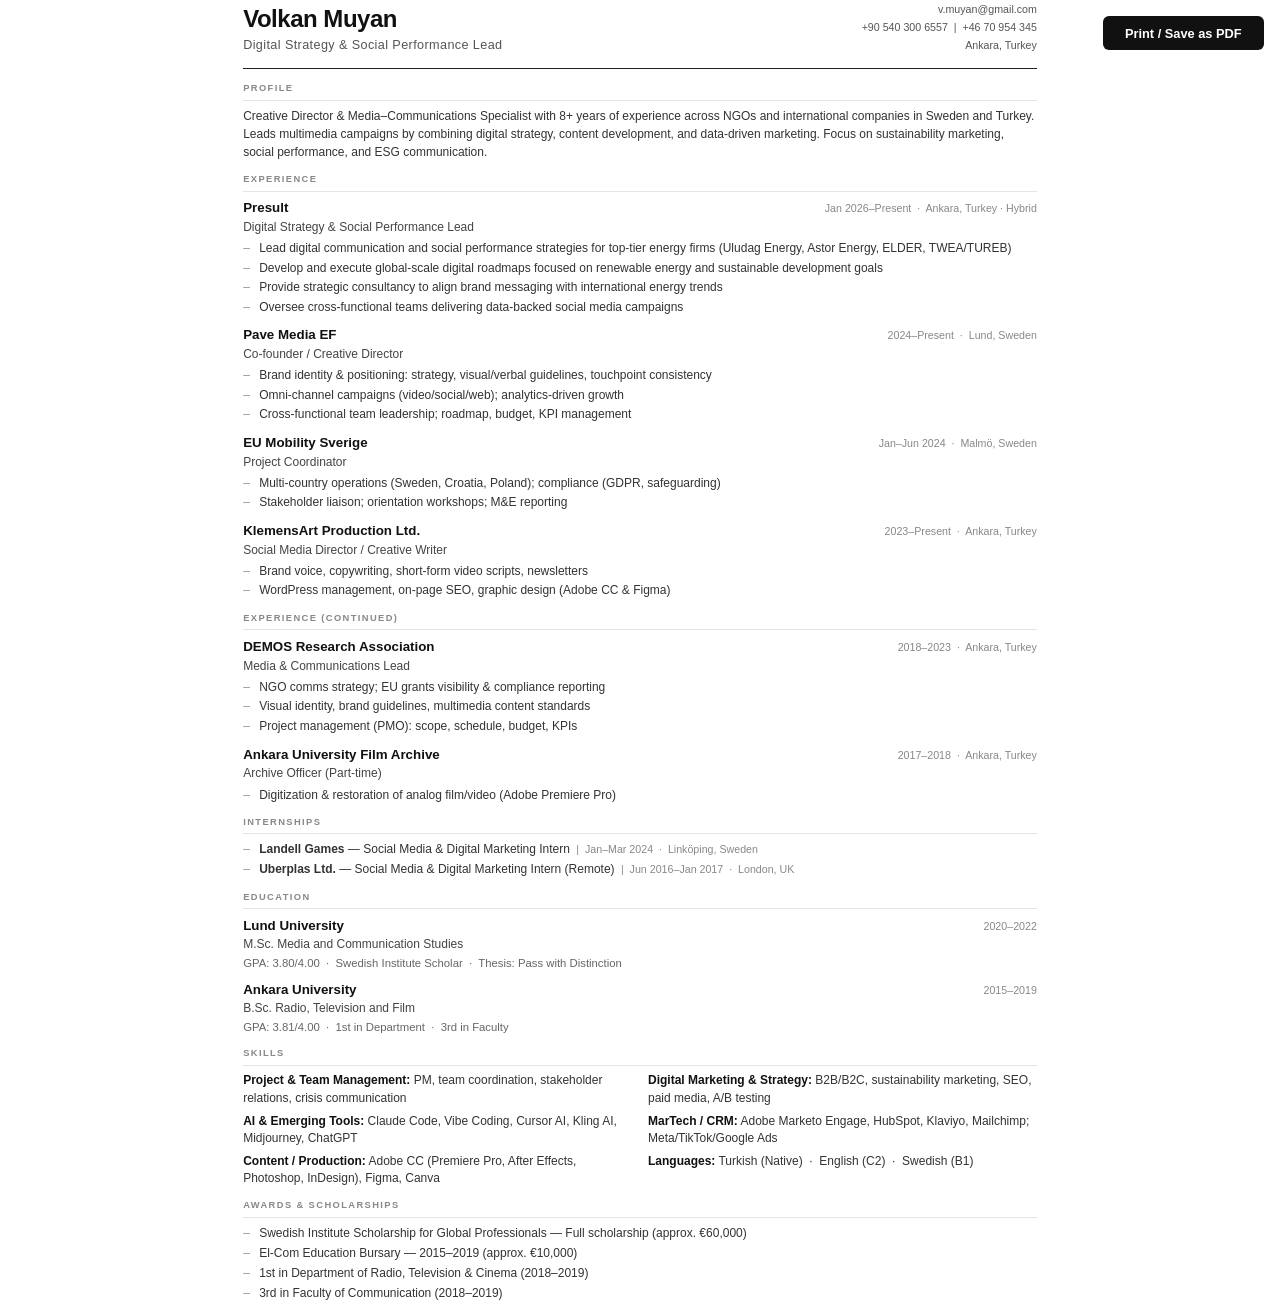
<file: cv-en.html>
<!DOCTYPE html>
<html lang="en">
<head>
  <meta charset="UTF-8" />
  <meta name="viewport" content="width=device-width, initial-scale=1.0" />
  <title>Volkan Muyan — CV</title>
  <style>
    @page {
      size: A4;
      margin: 1.4cm 2cm;
    }

    * {
      box-sizing: border-box;
      margin: 0;
      padding: 0;
    }

    body {
      font-family: 'Helvetica Neue', Helvetica, Arial, sans-serif;
      font-size: 9pt;
      color: #222;
      background: #fff;
      line-height: 1.45;
    }

    .print-btn {
      position: fixed;
      top: 1rem;
      right: 1rem;
      background: #111;
      color: #fff;
      border: none;
      padding: 0.6rem 1.4rem;
      border-radius: 6px;
      font-family: inherit;
      font-size: 0.8rem;
      font-weight: 600;
      cursor: pointer;
      z-index: 999;
    }

    @media print {
      .print-btn { display: none; }
    }

    .page-wrap {
      max-width: 21cm;
      margin: 0 auto;
      padding: 0;
    }

    /* ── HEADER ── */
    .header {
      display: flex;
      justify-content: space-between;
      align-items: flex-end;
      padding-bottom: 10pt;
      border-bottom: 1.5px solid #222;
      margin-bottom: 10pt;
    }

    .header-left h1 {
      font-size: 18pt;
      font-weight: 700;
      letter-spacing: -0.02em;
      color: #111;
      line-height: 1.1;
    }

    .header-left .title {
      font-size: 9.5pt;
      color: #555;
      font-weight: 400;
      margin-top: 3pt;
      letter-spacing: 0.03em;
    }

    .header-right {
      text-align: right;
      font-size: 8pt;
      color: #555;
      line-height: 1.7;
    }

    .header-right a {
      color: #555;
      text-decoration: none;
    }

    /* ── SECTION ── */
    .section {
      margin-bottom: 9pt;
    }

    .section-title {
      font-size: 7pt;
      font-weight: 700;
      text-transform: uppercase;
      letter-spacing: 0.15em;
      color: #888;
      margin-bottom: 5pt;
      padding-bottom: 3pt;
      border-bottom: 1px solid #e5e5e5;
    }

    /* ── SUMMARY ── */
    .summary p {
      font-size: 9pt;
      color: #333;
      line-height: 1.5;
    }

    /* ── EXPERIENCE ── */
    .exp-item {
      margin-bottom: 7pt;
    }

    .exp-header {
      display: flex;
      justify-content: space-between;
      align-items: baseline;
      flex-wrap: wrap;
    }

    .exp-company {
      font-size: 10pt;
      font-weight: 700;
      color: #111;
    }

    .exp-meta {
      font-size: 8pt;
      color: #888;
      text-align: right;
      white-space: nowrap;
      margin-left: 6pt;
    }

    .exp-role {
      font-size: 9pt;
      color: #444;
      margin-top: 1pt;
      margin-bottom: 3pt;
    }

    .exp-bullets {
      list-style: none;
      padding-left: 0;
    }

    .exp-bullets li {
      font-size: 9pt;
      color: #333;
      padding-left: 12pt;
      position: relative;
      margin-bottom: 1.5pt;
      line-height: 1.45;
    }

    .exp-bullets li::before {
      content: '–';
      position: absolute;
      left: 0;
      color: #999;
    }

    /* ── INTERNSHIPS ── */
    .intern-item {
      font-size: 9pt;
      color: #333;
      padding-left: 12pt;
      position: relative;
      margin-bottom: 2pt;
      line-height: 1.45;
    }

    .intern-item::before {
      content: '–';
      position: absolute;
      left: 0;
      color: #999;
    }

    .intern-item .meta {
      color: #888;
      font-size: 8pt;
    }

    /* ── EDUCATION ── */
    .edu-item {
      margin-bottom: 6pt;
    }

    .edu-header {
      display: flex;
      justify-content: space-between;
      align-items: baseline;
      flex-wrap: wrap;
    }

    .edu-school {
      font-size: 10pt;
      font-weight: 700;
      color: #111;
    }

    .edu-meta {
      font-size: 8pt;
      color: #888;
      text-align: right;
      margin-left: 6pt;
    }

    .edu-degree {
      font-size: 9pt;
      color: #444;
      margin-top: 1pt;
    }

    .edu-detail {
      font-size: 8.5pt;
      color: #666;
      margin-top: 1pt;
    }

    /* ── SKILLS ── */
    .skills-grid {
      display: grid;
      grid-template-columns: 1fr 1fr;
      gap: 4pt 12pt;
    }

    .skill-row {
      font-size: 9pt;
      color: #333;
      line-height: 1.45;
    }

    .skill-label {
      font-weight: 700;
      color: #111;
    }

    /* ── AWARDS ── */
    .award-item {
      font-size: 9pt;
      color: #333;
      padding-left: 12pt;
      position: relative;
      margin-bottom: 2pt;
      line-height: 1.45;
    }

    .award-item::before {
      content: '–';
      position: absolute;
      left: 0;
      color: #999;
    }

    /* ── PAGE BREAK ── */
    .page-break {
      page-break-before: always;
    }

    .section {
      page-break-inside: avoid;
    }

    .exp-item {
      page-break-inside: avoid;
    }
  </style>
</head>
<body>

  <button class="print-btn" onclick="window.print()">Print / Save as PDF</button>

  <div class="page-wrap">

    <!-- HEADER -->
    <div class="header">
      <div class="header-left">
        <h1>Volkan Muyan</h1>
        <div class="title">Digital Strategy &amp; Social Performance Lead</div>
      </div>
      <div class="header-right">
        <a href="mailto:v.muyan@gmail.com">v.muyan@gmail.com</a><br />
        +90 540 300 6557 &nbsp;|&nbsp; +46 70 954 345<br />
        Ankara, Turkey
      </div>
    </div>

    <!-- SUMMARY -->
    <div class="section summary">
      <div class="section-title">Profile</div>
      <p>Creative Director &amp; Media–Communications Specialist with 8+ years of experience across NGOs and international companies in Sweden and Turkey. Leads multimedia campaigns by combining digital strategy, content development, and data-driven marketing. Focus on sustainability marketing, social performance, and ESG communication.</p>
    </div>

    <!-- EXPERIENCE -->
    <div class="section">
      <div class="section-title">Experience</div>

      <div class="exp-item">
        <div class="exp-header">
          <span class="exp-company">Presult</span>
          <span class="exp-meta">Jan 2026–Present &nbsp;·&nbsp; Ankara, Turkey · Hybrid</span>
        </div>
        <div class="exp-role">Digital Strategy &amp; Social Performance Lead</div>
        <ul class="exp-bullets">
          <li>Lead digital communication and social performance strategies for top-tier energy firms (Uludag Energy, Astor Energy, ELDER, TWEA/TUREB)</li>
          <li>Develop and execute global-scale digital roadmaps focused on renewable energy and sustainable development goals</li>
          <li>Provide strategic consultancy to align brand messaging with international energy trends</li>
          <li>Oversee cross-functional teams delivering data-backed social media campaigns</li>
        </ul>
      </div>

      <div class="exp-item">
        <div class="exp-header">
          <span class="exp-company">Pave Media EF</span>
          <span class="exp-meta">2024–Present &nbsp;·&nbsp; Lund, Sweden</span>
        </div>
        <div class="exp-role">Co-founder / Creative Director</div>
        <ul class="exp-bullets">
          <li>Brand identity &amp; positioning: strategy, visual/verbal guidelines, touchpoint consistency</li>
          <li>Omni-channel campaigns (video/social/web); analytics-driven growth</li>
          <li>Cross-functional team leadership; roadmap, budget, KPI management</li>
        </ul>
      </div>

      <div class="exp-item">
        <div class="exp-header">
          <span class="exp-company">EU Mobility Sverige</span>
          <span class="exp-meta">Jan–Jun 2024 &nbsp;·&nbsp; Malmö, Sweden</span>
        </div>
        <div class="exp-role">Project Coordinator</div>
        <ul class="exp-bullets">
          <li>Multi-country operations (Sweden, Croatia, Poland); compliance (GDPR, safeguarding)</li>
          <li>Stakeholder liaison; orientation workshops; M&amp;E reporting</li>
        </ul>
      </div>

      <div class="exp-item">
        <div class="exp-header">
          <span class="exp-company">KlemensArt Production Ltd.</span>
          <span class="exp-meta">2023–Present &nbsp;·&nbsp; Ankara, Turkey</span>
        </div>
        <div class="exp-role">Social Media Director / Creative Writer</div>
        <ul class="exp-bullets">
          <li>Brand voice, copywriting, short-form video scripts, newsletters</li>
          <li>WordPress management, on-page SEO, graphic design (Adobe CC &amp; Figma)</li>
        </ul>
      </div>

    </div><!-- /section -->

    <!-- PAGE BREAK before DEMOS -->
    <div class="page-break"></div>

    <div class="section">
      <div class="section-title">Experience (continued)</div>

      <div class="exp-item">
        <div class="exp-header">
          <span class="exp-company">DEMOS Research Association</span>
          <span class="exp-meta">2018–2023 &nbsp;·&nbsp; Ankara, Turkey</span>
        </div>
        <div class="exp-role">Media &amp; Communications Lead</div>
        <ul class="exp-bullets">
          <li>NGO comms strategy; EU grants visibility &amp; compliance reporting</li>
          <li>Visual identity, brand guidelines, multimedia content standards</li>
          <li>Project management (PMO): scope, schedule, budget, KPIs</li>
        </ul>
      </div>

      <div class="exp-item">
        <div class="exp-header">
          <span class="exp-company">Ankara University Film Archive</span>
          <span class="exp-meta">2017–2018 &nbsp;·&nbsp; Ankara, Turkey</span>
        </div>
        <div class="exp-role">Archive Officer (Part-time)</div>
        <ul class="exp-bullets">
          <li>Digitization &amp; restoration of analog film/video (Adobe Premiere Pro)</li>
        </ul>
      </div>

    </div>

    <!-- INTERNSHIPS -->
    <div class="section">
      <div class="section-title">Internships</div>
      <div class="intern-item">
        <strong>Landell Games</strong> &mdash; Social Media &amp; Digital Marketing Intern
        <span class="meta">&nbsp;|&nbsp; Jan–Mar 2024 &nbsp;·&nbsp; Linköping, Sweden</span>
      </div>
      <div class="intern-item">
        <strong>Uberplas Ltd.</strong> &mdash; Social Media &amp; Digital Marketing Intern (Remote)
        <span class="meta">&nbsp;|&nbsp; Jun 2016–Jan 2017 &nbsp;·&nbsp; London, UK</span>
      </div>
    </div>

    <!-- EDUCATION -->
    <div class="section">
      <div class="section-title">Education</div>

      <div class="edu-item">
        <div class="edu-header">
          <span class="edu-school">Lund University</span>
          <span class="edu-meta">2020–2022</span>
        </div>
        <div class="edu-degree">M.Sc. Media and Communication Studies</div>
        <div class="edu-detail">GPA: 3.80/4.00 &nbsp;·&nbsp; Swedish Institute Scholar &nbsp;·&nbsp; Thesis: Pass with Distinction</div>
      </div>

      <div class="edu-item">
        <div class="edu-header">
          <span class="edu-school">Ankara University</span>
          <span class="edu-meta">2015–2019</span>
        </div>
        <div class="edu-degree">B.Sc. Radio, Television and Film</div>
        <div class="edu-detail">GPA: 3.81/4.00 &nbsp;·&nbsp; 1st in Department &nbsp;·&nbsp; 3rd in Faculty</div>
      </div>
    </div>

    <!-- SKILLS -->
    <div class="section">
      <div class="section-title">Skills</div>
      <div class="skills-grid">
        <div class="skill-row"><span class="skill-label">Project &amp; Team Management:</span> PM, team coordination, stakeholder relations, crisis communication</div>
        <div class="skill-row"><span class="skill-label">Digital Marketing &amp; Strategy:</span> B2B/B2C, sustainability marketing, SEO, paid media, A/B testing</div>
        <div class="skill-row"><span class="skill-label">AI &amp; Emerging Tools:</span> Claude Code, Vibe Coding, Cursor AI, Kling AI, Midjourney, ChatGPT</div>
        <div class="skill-row"><span class="skill-label">MarTech / CRM:</span> Adobe Marketo Engage, HubSpot, Klaviyo, Mailchimp; Meta/TikTok/Google Ads</div>
        <div class="skill-row"><span class="skill-label">Content / Production:</span> Adobe CC (Premiere Pro, After Effects, Photoshop, InDesign), Figma, Canva</div>
        <div class="skill-row"><span class="skill-label">Languages:</span> Turkish (Native) &nbsp;·&nbsp; English (C2) &nbsp;·&nbsp; Swedish (B1)</div>
      </div>
    </div>

    <!-- AWARDS -->
    <div class="section">
      <div class="section-title">Awards &amp; Scholarships</div>
      <div class="award-item">Swedish Institute Scholarship for Global Professionals — Full scholarship (approx. €60,000)</div>
      <div class="award-item">El-Com Education Bursary — 2015–2019 (approx. €10,000)</div>
      <div class="award-item">1st in Department of Radio, Television &amp; Cinema (2018–2019)</div>
      <div class="award-item">3rd in Faculty of Communication (2018–2019)</div>
    </div>

  </div><!-- /page-wrap -->

  <script>
    setTimeout(function () {
      window.print();
    }, 800);
  </script>

</body>
</html>
</file>
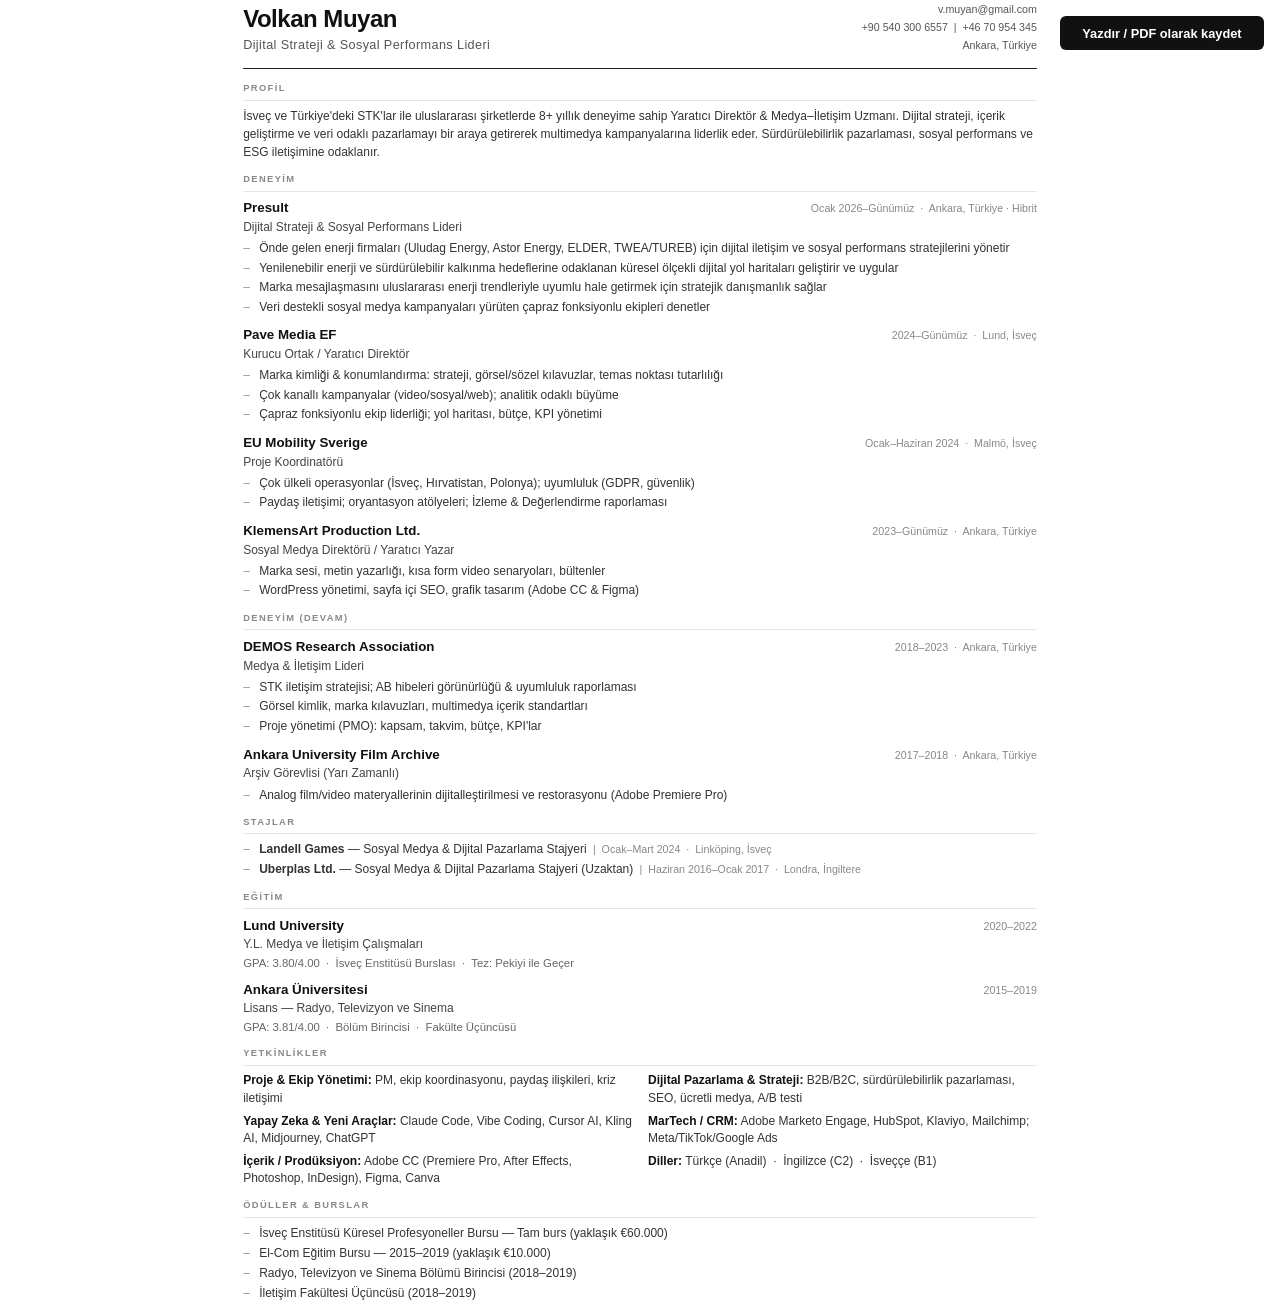
<file: cv-tr.html>
<!DOCTYPE html>
<html lang="tr">
<head>
  <meta charset="UTF-8" />
  <meta name="viewport" content="width=device-width, initial-scale=1.0" />
  <title>Volkan Muyan — Özgeçmiş</title>
  <style>
    @page {
      size: A4;
      margin: 1.4cm 2cm;
    }

    * {
      box-sizing: border-box;
      margin: 0;
      padding: 0;
    }

    body {
      font-family: 'Helvetica Neue', Helvetica, Arial, sans-serif;
      font-size: 9pt;
      color: #222;
      background: #fff;
      line-height: 1.45;
    }

    .print-btn {
      position: fixed;
      top: 1rem;
      right: 1rem;
      background: #111;
      color: #fff;
      border: none;
      padding: 0.6rem 1.4rem;
      border-radius: 6px;
      font-family: inherit;
      font-size: 0.8rem;
      font-weight: 600;
      cursor: pointer;
      z-index: 999;
    }

    @media print {
      .print-btn { display: none; }
    }

    .page-wrap {
      max-width: 21cm;
      margin: 0 auto;
      padding: 0;
    }

    /* ── HEADER ── */
    .header {
      display: flex;
      justify-content: space-between;
      align-items: flex-end;
      padding-bottom: 10pt;
      border-bottom: 1.5px solid #222;
      margin-bottom: 10pt;
    }

    .header-left h1 {
      font-size: 18pt;
      font-weight: 700;
      letter-spacing: -0.02em;
      color: #111;
      line-height: 1.1;
    }

    .header-left .title {
      font-size: 9.5pt;
      color: #555;
      font-weight: 400;
      margin-top: 3pt;
      letter-spacing: 0.03em;
    }

    .header-right {
      text-align: right;
      font-size: 8pt;
      color: #555;
      line-height: 1.7;
    }

    .header-right a {
      color: #555;
      text-decoration: none;
    }

    /* ── SECTION ── */
    .section {
      margin-bottom: 9pt;
    }

    .section-title {
      font-size: 7pt;
      font-weight: 700;
      text-transform: uppercase;
      letter-spacing: 0.15em;
      color: #888;
      margin-bottom: 5pt;
      padding-bottom: 3pt;
      border-bottom: 1px solid #e5e5e5;
    }

    /* ── SUMMARY ── */
    .summary p {
      font-size: 9pt;
      color: #333;
      line-height: 1.5;
    }

    /* ── EXPERIENCE ── */
    .exp-item {
      margin-bottom: 7pt;
    }

    .exp-header {
      display: flex;
      justify-content: space-between;
      align-items: baseline;
      flex-wrap: wrap;
    }

    .exp-company {
      font-size: 10pt;
      font-weight: 700;
      color: #111;
    }

    .exp-meta {
      font-size: 8pt;
      color: #888;
      text-align: right;
      white-space: nowrap;
      margin-left: 6pt;
    }

    .exp-role {
      font-size: 9pt;
      color: #444;
      margin-top: 1pt;
      margin-bottom: 3pt;
    }

    .exp-bullets {
      list-style: none;
      padding-left: 0;
    }

    .exp-bullets li {
      font-size: 9pt;
      color: #333;
      padding-left: 12pt;
      position: relative;
      margin-bottom: 1.5pt;
      line-height: 1.45;
    }

    .exp-bullets li::before {
      content: '–';
      position: absolute;
      left: 0;
      color: #999;
    }

    /* ── INTERNSHIPS ── */
    .intern-item {
      font-size: 9pt;
      color: #333;
      padding-left: 12pt;
      position: relative;
      margin-bottom: 2pt;
      line-height: 1.45;
    }

    .intern-item::before {
      content: '–';
      position: absolute;
      left: 0;
      color: #999;
    }

    .intern-item .meta {
      color: #888;
      font-size: 8pt;
    }

    /* ── EDUCATION ── */
    .edu-item {
      margin-bottom: 6pt;
    }

    .edu-header {
      display: flex;
      justify-content: space-between;
      align-items: baseline;
      flex-wrap: wrap;
    }

    .edu-school {
      font-size: 10pt;
      font-weight: 700;
      color: #111;
    }

    .edu-meta {
      font-size: 8pt;
      color: #888;
      text-align: right;
      margin-left: 6pt;
    }

    .edu-degree {
      font-size: 9pt;
      color: #444;
      margin-top: 1pt;
    }

    .edu-detail {
      font-size: 8.5pt;
      color: #666;
      margin-top: 1pt;
    }

    /* ── SKILLS ── */
    .skills-grid {
      display: grid;
      grid-template-columns: 1fr 1fr;
      gap: 4pt 12pt;
    }

    .skill-row {
      font-size: 9pt;
      color: #333;
      line-height: 1.45;
    }

    .skill-label {
      font-weight: 700;
      color: #111;
    }

    /* ── AWARDS ── */
    .award-item {
      font-size: 9pt;
      color: #333;
      padding-left: 12pt;
      position: relative;
      margin-bottom: 2pt;
      line-height: 1.45;
    }

    .award-item::before {
      content: '–';
      position: absolute;
      left: 0;
      color: #999;
    }

    /* ── PAGE BREAK ── */
    .page-break {
      page-break-before: always;
    }

    .section {
      page-break-inside: avoid;
    }

    .exp-item {
      page-break-inside: avoid;
    }
  </style>
</head>
<body>

  <button class="print-btn" onclick="window.print()">Yazdır / PDF olarak kaydet</button>

  <div class="page-wrap">

    <!-- HEADER -->
    <div class="header">
      <div class="header-left">
        <h1>Volkan Muyan</h1>
        <div class="title">Dijital Strateji &amp; Sosyal Performans Lideri</div>
      </div>
      <div class="header-right">
        <a href="mailto:v.muyan@gmail.com">v.muyan@gmail.com</a><br />
        +90 540 300 6557 &nbsp;|&nbsp; +46 70 954 345<br />
        Ankara, Türkiye
      </div>
    </div>

    <!-- ÖZET -->
    <div class="section summary">
      <div class="section-title">Profil</div>
      <p>İsveç ve Türkiye'deki STK'lar ile uluslararası şirketlerde 8+ yıllık deneyime sahip Yaratıcı Direktör &amp; Medya–İletişim Uzmanı. Dijital strateji, içerik geliştirme ve veri odaklı pazarlamayı bir araya getirerek multimedya kampanyalarına liderlik eder. Sürdürülebilirlik pazarlaması, sosyal performans ve ESG iletişimine odaklanır.</p>
    </div>

    <!-- DENEYİM -->
    <div class="section">
      <div class="section-title">Deneyim</div>

      <div class="exp-item">
        <div class="exp-header">
          <span class="exp-company">Presult</span>
          <span class="exp-meta">Ocak 2026–Günümüz &nbsp;·&nbsp; Ankara, Türkiye · Hibrit</span>
        </div>
        <div class="exp-role">Dijital Strateji &amp; Sosyal Performans Lideri</div>
        <ul class="exp-bullets">
          <li>Önde gelen enerji firmaları (Uludag Energy, Astor Energy, ELDER, TWEA/TUREB) için dijital iletişim ve sosyal performans stratejilerini yönetir</li>
          <li>Yenilenebilir enerji ve sürdürülebilir kalkınma hedeflerine odaklanan küresel ölçekli dijital yol haritaları geliştirir ve uygular</li>
          <li>Marka mesajlaşmasını uluslararası enerji trendleriyle uyumlu hale getirmek için stratejik danışmanlık sağlar</li>
          <li>Veri destekli sosyal medya kampanyaları yürüten çapraz fonksiyonlu ekipleri denetler</li>
        </ul>
      </div>

      <div class="exp-item">
        <div class="exp-header">
          <span class="exp-company">Pave Media EF</span>
          <span class="exp-meta">2024–Günümüz &nbsp;·&nbsp; Lund, İsveç</span>
        </div>
        <div class="exp-role">Kurucu Ortak / Yaratıcı Direktör</div>
        <ul class="exp-bullets">
          <li>Marka kimliği &amp; konumlandırma: strateji, görsel/sözel kılavuzlar, temas noktası tutarlılığı</li>
          <li>Çok kanallı kampanyalar (video/sosyal/web); analitik odaklı büyüme</li>
          <li>Çapraz fonksiyonlu ekip liderliği; yol haritası, bütçe, KPI yönetimi</li>
        </ul>
      </div>

      <div class="exp-item">
        <div class="exp-header">
          <span class="exp-company">EU Mobility Sverige</span>
          <span class="exp-meta">Ocak–Haziran 2024 &nbsp;·&nbsp; Malmö, İsveç</span>
        </div>
        <div class="exp-role">Proje Koordinatörü</div>
        <ul class="exp-bullets">
          <li>Çok ülkeli operasyonlar (İsveç, Hırvatistan, Polonya); uyumluluk (GDPR, güvenlik)</li>
          <li>Paydaş iletişimi; oryantasyon atölyeleri; İzleme &amp; Değerlendirme raporlaması</li>
        </ul>
      </div>

      <div class="exp-item">
        <div class="exp-header">
          <span class="exp-company">KlemensArt Production Ltd.</span>
          <span class="exp-meta">2023–Günümüz &nbsp;·&nbsp; Ankara, Türkiye</span>
        </div>
        <div class="exp-role">Sosyal Medya Direktörü / Yaratıcı Yazar</div>
        <ul class="exp-bullets">
          <li>Marka sesi, metin yazarlığı, kısa form video senaryoları, bültenler</li>
          <li>WordPress yönetimi, sayfa içi SEO, grafik tasarım (Adobe CC &amp; Figma)</li>
        </ul>
      </div>

    </div><!-- /section -->

    <!-- SAYFA SONU -->
    <div class="page-break"></div>

    <div class="section">
      <div class="section-title">Deneyim (devam)</div>

      <div class="exp-item">
        <div class="exp-header">
          <span class="exp-company">DEMOS Research Association</span>
          <span class="exp-meta">2018–2023 &nbsp;·&nbsp; Ankara, Türkiye</span>
        </div>
        <div class="exp-role">Medya &amp; İletişim Lideri</div>
        <ul class="exp-bullets">
          <li>STK iletişim stratejisi; AB hibeleri görünürlüğü &amp; uyumluluk raporlaması</li>
          <li>Görsel kimlik, marka kılavuzları, multimedya içerik standartları</li>
          <li>Proje yönetimi (PMO): kapsam, takvim, bütçe, KPI'lar</li>
        </ul>
      </div>

      <div class="exp-item">
        <div class="exp-header">
          <span class="exp-company">Ankara University Film Archive</span>
          <span class="exp-meta">2017–2018 &nbsp;·&nbsp; Ankara, Türkiye</span>
        </div>
        <div class="exp-role">Arşiv Görevlisi (Yarı Zamanlı)</div>
        <ul class="exp-bullets">
          <li>Analog film/video materyallerinin dijitalleştirilmesi ve restorasyonu (Adobe Premiere Pro)</li>
        </ul>
      </div>

    </div>

    <!-- STAJLAR -->
    <div class="section">
      <div class="section-title">Stajlar</div>
      <div class="intern-item">
        <strong>Landell Games</strong> &mdash; Sosyal Medya &amp; Dijital Pazarlama Stajyeri
        <span class="meta">&nbsp;|&nbsp; Ocak–Mart 2024 &nbsp;·&nbsp; Linköping, İsveç</span>
      </div>
      <div class="intern-item">
        <strong>Uberplas Ltd.</strong> &mdash; Sosyal Medya &amp; Dijital Pazarlama Stajyeri (Uzaktan)
        <span class="meta">&nbsp;|&nbsp; Haziran 2016–Ocak 2017 &nbsp;·&nbsp; Londra, İngiltere</span>
      </div>
    </div>

    <!-- EĞİTİM -->
    <div class="section">
      <div class="section-title">Eğitim</div>

      <div class="edu-item">
        <div class="edu-header">
          <span class="edu-school">Lund University</span>
          <span class="edu-meta">2020–2022</span>
        </div>
        <div class="edu-degree">Y.L. Medya ve İletişim Çalışmaları</div>
        <div class="edu-detail">GPA: 3.80/4.00 &nbsp;·&nbsp; İsveç Enstitüsü Burslası &nbsp;·&nbsp; Tez: Pekiyi ile Geçer</div>
      </div>

      <div class="edu-item">
        <div class="edu-header">
          <span class="edu-school">Ankara Üniversitesi</span>
          <span class="edu-meta">2015–2019</span>
        </div>
        <div class="edu-degree">Lisans — Radyo, Televizyon ve Sinema</div>
        <div class="edu-detail">GPA: 3.81/4.00 &nbsp;·&nbsp; Bölüm Birincisi &nbsp;·&nbsp; Fakülte Üçüncüsü</div>
      </div>
    </div>

    <!-- YETKİNLİKLER -->
    <div class="section">
      <div class="section-title">Yetkinlikler</div>
      <div class="skills-grid">
        <div class="skill-row"><span class="skill-label">Proje &amp; Ekip Yönetimi:</span> PM, ekip koordinasyonu, paydaş ilişkileri, kriz iletişimi</div>
        <div class="skill-row"><span class="skill-label">Dijital Pazarlama &amp; Strateji:</span> B2B/B2C, sürdürülebilirlik pazarlaması, SEO, ücretli medya, A/B testi</div>
        <div class="skill-row"><span class="skill-label">Yapay Zeka &amp; Yeni Araçlar:</span> Claude Code, Vibe Coding, Cursor AI, Kling AI, Midjourney, ChatGPT</div>
        <div class="skill-row"><span class="skill-label">MarTech / CRM:</span> Adobe Marketo Engage, HubSpot, Klaviyo, Mailchimp; Meta/TikTok/Google Ads</div>
        <div class="skill-row"><span class="skill-label">İçerik / Prodüksiyon:</span> Adobe CC (Premiere Pro, After Effects, Photoshop, InDesign), Figma, Canva</div>
        <div class="skill-row"><span class="skill-label">Diller:</span> Türkçe (Anadil) &nbsp;·&nbsp; İngilizce (C2) &nbsp;·&nbsp; İsveççe (B1)</div>
      </div>
    </div>

    <!-- ÖDÜLLER -->
    <div class="section">
      <div class="section-title">Ödüller &amp; Burslar</div>
      <div class="award-item">İsveç Enstitüsü Küresel Profesyoneller Bursu — Tam burs (yaklaşık €60.000)</div>
      <div class="award-item">El-Com Eğitim Bursu — 2015–2019 (yaklaşık €10.000)</div>
      <div class="award-item">Radyo, Televizyon ve Sinema Bölümü Birincisi (2018–2019)</div>
      <div class="award-item">İletişim Fakültesi Üçüncüsü (2018–2019)</div>
    </div>

  </div><!-- /page-wrap -->

  <script>
    setTimeout(function () {
      window.print();
    }, 800);
  </script>

</body>
</html>
</file>
<file: style.css>
/* ==============================================
   RESET & VARIABLES
=============================================== */
*, *::before, *::after { box-sizing: border-box; margin: 0; padding: 0; }

:root {
  --white:    #ffffff;
  --bg:       #f8f8f8;
  --bg2:      #f2f2f2;
  --surface:  #ebebeb;
  --border:   #e0e0e0;
  --dark:     #111111;
  --grey-1:   #222222;
  --grey-2:   #444444;
  --grey-3:   #666666;
  --grey-4:   #999999;
  --grey-5:   #cccccc;
  --radius:   14px;
  --font:     'Helvetica Neue', Helvetica, Arial, sans-serif;
  --ease:     cubic-bezier(0.4, 0, 0.2, 1);
}

html { scroll-behavior: smooth; }

body {
  background: var(--white);
  color: var(--dark);
  font-family: var(--font);
  font-size: 16px;
  line-height: 1.65;
  overflow-x: hidden;
  cursor: none;
}

a { color: inherit; text-decoration: none; }
ul { list-style: none; }
button { cursor: none; }

/* ==============================================
   CUSTOM CURSOR
=============================================== */
.cursor-dot {
  position: fixed;
  width: 6px; height: 6px;
  background: var(--dark);
  border-radius: 50%;
  pointer-events: none;
  z-index: 9999;
  transform: translate(-50%, -50%);
  transition: transform 0.1s, background 0.2s;
}

.cursor-ring {
  position: fixed;
  width: 32px; height: 32px;
  border: 1.5px solid rgba(30,30,30,0.3);
  border-radius: 50%;
  pointer-events: none;
  z-index: 9998;
  transform: translate(-50%, -50%);
  transition: width 0.3s var(--ease), height 0.3s var(--ease),
              border-color 0.3s, transform 0.12s;
}

.cursor-ring.hover {
  width: 48px; height: 48px;
  border-color: rgba(30,30,30,0.6);
}

/* ==============================================
   NAVBAR
=============================================== */
#navbar {
  position: fixed; top: 0; left: 0; right: 0;
  z-index: 1000;
  padding: 1.4rem 2.5rem;
  transition: background 0.4s var(--ease), backdrop-filter 0.4s, border-color 0.4s;
}

#navbar.scrolled {
  background: rgba(255,255,255,0.9);
  backdrop-filter: blur(24px);
  -webkit-backdrop-filter: blur(24px);
  border-bottom: 1px solid var(--border);
  padding: 1rem 2.5rem;
}

.nav-inner {
  max-width: 1180px;
  margin: 0 auto;
  display: flex;
  align-items: center;
  gap: 2rem;
}

.nav-logo {
  font-size: 1rem;
  font-weight: 800;
  letter-spacing: -0.02em;
  color: var(--dark);
  margin-right: auto;
}

.nav-links {
  display: flex;
  gap: 2.5rem;
}

.nav-links a {
  font-size: 0.82rem;
  font-weight: 500;
  color: var(--grey-3);
  letter-spacing: 0.01em;
  transition: color 0.2s;
  position: relative;
}

.nav-links a::after {
  content: '';
  position: absolute;
  bottom: -3px; left: 0; right: 0;
  height: 1px;
  background: var(--dark);
  transform: scaleX(0);
  transform-origin: left;
  transition: transform 0.3s var(--ease);
}

.nav-links a:hover { color: var(--dark); }
.nav-links a:hover::after { transform: scaleX(1); }

.nav-right {
  display: flex;
  align-items: center;
  gap: 1rem;
}

.lang-toggle {
  background: none;
  color: var(--grey-3);
  border: 1px solid var(--border);
  border-radius: 6px;
  padding: 0.3rem 0.65rem;
  font-size: 0.75rem;
  font-weight: 700;
  font-family: var(--font);
  letter-spacing: 0.08em;
  transition: all 0.2s;
}
.lang-toggle:hover {
  background: var(--dark);
  color: var(--white);
  border-color: var(--dark);
}

.hamburger {
  display: none;
  flex-direction: column;
  gap: 5px;
  background: none;
  border: none;
  padding: 4px;
}
.hamburger span {
  display: block;
  width: 22px; height: 1.5px;
  background: var(--dark);
  transition: all 0.3s var(--ease);
}

/* ==============================================
   MOBILE MENU
=============================================== */
.mobile-menu {
  position: fixed;
  inset: 0;
  background: var(--white);
  z-index: 900;
  display: flex;
  flex-direction: column;
  align-items: center;
  justify-content: center;
  gap: 2rem;
  opacity: 0;
  pointer-events: none;
  transform: translateY(-20px);
  transition: opacity 0.4s var(--ease), transform 0.4s var(--ease);
}

.mobile-menu.open {
  opacity: 1;
  pointer-events: all;
  transform: translateY(0);
}

.mobile-close {
  position: absolute;
  top: 1.5rem; right: 2rem;
  background: none;
  border: none;
  font-size: 1.2rem;
  color: var(--grey-3);
}

.mobile-nav {
  display: flex;
  flex-direction: column;
  align-items: center;
  gap: 2.5rem;
}

.mobile-nav a {
  font-size: 2.2rem;
  font-weight: 800;
  color: var(--dark);
  letter-spacing: -0.03em;
  transition: color 0.2s;
}
.mobile-nav a:hover { color: var(--grey-3); }

.mobile-lang button {
  font-family: var(--font);
  font-size: 0.8rem;
  font-weight: 700;
  letter-spacing: 0.1em;
  color: var(--grey-3);
  background: none;
  border: 1px solid var(--border);
  border-radius: 6px;
  padding: 0.4rem 0.9rem;
}

/* ==============================================
   HERO
=============================================== */
#hero {
  position: relative;
  min-height: 100vh;
  display: flex;
  align-items: center;
  justify-content: center;
  text-align: center;
  overflow: hidden;
  background: var(--white);
}

#heroCanvas {
  position: absolute;
  inset: 0;
  width: 100%; height: 100%;
  z-index: 0;
}

.hero-content {
  position: relative;
  z-index: 2;
  max-width: 900px;
  padding: 2rem;
}

.hero-tag {
  display: inline-block;
  font-size: 0.72rem;
  font-weight: 600;
  color: var(--grey-3);
  letter-spacing: 0.16em;
  text-transform: uppercase;
  margin-bottom: 2rem;
  padding: 0.45rem 1.1rem;
  border: 1px solid var(--border);
  border-radius: 100px;
  background: rgba(255,255,255,0.85);
  backdrop-filter: blur(8px);
  opacity: 0;
  animation: fadeUp 0.8s var(--ease) 0.2s forwards;
}

.hero-name {
  font-size: clamp(4.5rem, 13vw, 10rem);
  font-weight: 800;
  line-height: 0.92;
  letter-spacing: -0.05em;
  color: var(--dark);
  margin-bottom: 1.8rem;
  display: block;
}

.hero-name .word {
  display: block;
  overflow: hidden;
}

.hero-name .word.accent { color: var(--grey-2); }

.hero-name .c {
  display: inline-block;
  opacity: 0;
  transform: translateY(100%);
}

.hero-desc {
  font-size: 1.05rem;
  color: var(--grey-3);
  margin-bottom: 2.5rem;
  max-width: 440px;
  margin-left: auto;
  margin-right: auto;
  opacity: 0;
  animation: fadeUp 0.8s var(--ease) 1s forwards;
}

.hero-cta {
  display: flex;
  gap: 1rem;
  justify-content: center;
  flex-wrap: wrap;
  opacity: 0;
  animation: fadeUp 0.8s var(--ease) 1.2s forwards;
}

.btn-primary {
  display: inline-flex;
  align-items: center;
  gap: 0.5rem;
  padding: 0.85rem 2.2rem;
  background: var(--dark);
  color: var(--white);
  border-radius: 100px;
  font-weight: 600;
  font-size: 0.88rem;
  font-family: var(--font);
  letter-spacing: 0.01em;
  transition: transform 0.25s var(--ease), background 0.25s, box-shadow 0.25s;
  box-shadow: 0 4px 24px rgba(0,0,0,0.12);
}
.btn-primary:hover {
  transform: translateY(-3px);
  background: var(--grey-2);
  box-shadow: 0 10px 32px rgba(0,0,0,0.18);
}

.btn-ghost {
  display: inline-flex;
  align-items: center;
  padding: 0.85rem 2.2rem;
  border: 1.5px solid var(--border);
  border-radius: 100px;
  font-weight: 500;
  font-size: 0.88rem;
  font-family: var(--font);
  color: var(--grey-2);
  transition: all 0.25s var(--ease);
}
.btn-ghost:hover {
  border-color: var(--grey-2);
  color: var(--dark);
  background: var(--bg);
  transform: translateY(-3px);
}

.hero-scroll-indicator {
  position: absolute;
  bottom: 2.5rem; left: 50%;
  transform: translateX(-50%);
  display: flex;
  flex-direction: column;
  align-items: center;
  gap: 0.6rem;
  z-index: 2;
  opacity: 0;
  animation: fadeIn 1s var(--ease) 1.8s forwards;
}

.scroll-line {
  display: block;
  width: 1px; height: 48px;
  background: linear-gradient(to bottom, var(--grey-2), transparent);
  animation: scrollPulse 2.4s ease-in-out infinite;
}

.scroll-label {
  font-size: 0.65rem;
  font-weight: 600;
  letter-spacing: 0.2em;
  text-transform: uppercase;
  color: var(--grey-4);
}

@keyframes scrollPulse {
  0%   { transform: scaleY(0); transform-origin: top; opacity: 0; }
  50%  { transform: scaleY(1); transform-origin: top; opacity: 1; }
  100% { transform: scaleY(0); transform-origin: bottom; opacity: 0; }
}

@keyframes fadeUp {
  from { opacity: 0; transform: translateY(24px); }
  to   { opacity: 1; transform: translateY(0); }
}
@keyframes fadeIn {
  from { opacity: 0; }
  to   { opacity: 1; }
}

/* ==============================================
   SECTIONS SHARED
=============================================== */
section { padding: 7rem 0; }

.container {
  max-width: 1100px;
  margin: 0 auto;
  padding: 0 2.5rem;
}

.section-header {
  margin-bottom: 4rem;
}

.section-label {
  display: block;
  font-size: 0.68rem;
  font-weight: 700;
  letter-spacing: 0.22em;
  text-transform: uppercase;
  color: var(--grey-4);
  margin-bottom: 1rem;
}

.section-title {
  font-size: clamp(2.4rem, 5.5vw, 4rem);
  font-weight: 800;
  line-height: 1.05;
  letter-spacing: -0.04em;
  color: var(--dark);
}

/* ==============================================
   LETTER HOVER EFFECTS
=============================================== */

.hero-name .c[data-effect] {
  display: inline-block;
  position: relative;
  cursor: default;
  will-change: transform, filter;
  transform-style: preserve-3d;
}

/* ── 1. V — Font change (JS-driven, smooth fade) ─────── */
/* CSS state for JS-driven font swap */
.c[data-effect="fontchange"].fx-out {
  opacity: 0;
  transform: scale(0.75) translateY(8px);
  transition: opacity 0.14s ease, transform 0.14s ease;
}
.c[data-effect="fontchange"].fx-in {
  opacity: 1;
  transform: scale(1) translateY(0);
  transition: opacity 0.18s ease, transform 0.18s ease;
}

/* ── 2. o — Pixel art (blur × contrast dissolve) ─────── */
@keyframes pixelate {
  0%   { filter: none; }
  18%  { filter: blur(1px)   contrast(6)  saturate(0); }
  40%  { filter: blur(3.5px) contrast(18) saturate(0) brightness(1.3); }
  62%  { filter: blur(1.5px) contrast(9)  saturate(0); }
  82%  { filter: blur(0.4px) contrast(3); }
  100% { filter: none; }
}
.c[data-effect="pixel"].fx {
  animation: pixelate 0.9s cubic-bezier(0.4,0,0.2,1) forwards;
}

/* ── 3. l — Lean sideways (smooth skew) ──────────────── */
@keyframes leanletter {
  0%   { transform: skewX(0deg)   scaleY(1)    translateX(0); }
  22%  { transform: skewX(-28deg) scaleY(0.88) translateX(-4px); }
  48%  { transform: skewX(18deg)  scaleY(1.06) translateX(3px); }
  68%  { transform: skewX(-9deg)  scaleY(0.97) translateX(-1px); }
  84%  { transform: skewX(4deg)   scaleY(1.01); }
  100% { transform: skewX(0deg)   scaleY(1)    translateX(0); }
}
.c[data-effect="lean"].fx {
  animation: leanletter 0.85s cubic-bezier(0.34,1.56,0.64,1) forwards;
}

/* ── 4. k — 3D Y-axis flip ───────────────────────────── */
@keyframes flip3d {
  0%   { transform: perspective(300px) rotateY(0deg)   scale(1); }
  35%  { transform: perspective(300px) rotateY(180deg) scale(0.85); }
  70%  { transform: perspective(300px) rotateY(310deg) scale(1.08); }
  100% { transform: perspective(300px) rotateY(360deg) scale(1); }
}
.c[data-effect="flip3d"].fx {
  animation: flip3d 0.8s cubic-bezier(0.4,0,0.2,1) forwards;
  backface-visibility: hidden;
}

/* ── 5. a (Volkan) — Leaf burst (JS + CSS pop) ───────── */
@keyframes leafpop {
  0%   { transform: scale(1) rotate(0deg); }
  25%  { transform: scale(1.4) rotate(-6deg); color: #27ae60; }
  55%  { transform: scale(0.88) rotate(4deg); }
  78%  { transform: scale(1.05) rotate(-1deg); }
  100% { transform: scale(1) rotate(0deg); color: inherit; }
}
.c[data-effect="leaf"].fx {
  animation: leafpop 0.7s cubic-bezier(0.34,1.56,0.64,1) forwards;
}

/* ── 6. n (Volkan) — Dark neon glow ─────────────────── */
@keyframes neonpulse {
  0%,100% { text-shadow: none; letter-spacing: inherit; }
  20%  { text-shadow: 0 0 6px rgba(80,80,80,0.6), 0 0 18px rgba(60,60,60,0.4); }
  45%  { text-shadow: 0 0 10px rgba(40,40,40,0.9), 0 0 30px rgba(20,20,20,0.5), 0 0 55px rgba(10,10,10,0.3); color: #333; letter-spacing: 0.06em; }
  70%  { text-shadow: 0 0 8px rgba(60,60,60,0.7), 0 0 22px rgba(40,40,40,0.4); }
}
.c[data-effect="neon"].fx {
  animation: neonpulse 1s ease forwards;
}

/* ── 7. M — Explode (JS particles + CSS pop) ─────────── */
@keyframes explodepop {
  0%   { transform: scale(1); }
  20%  { transform: scale(1.5) rotate(3deg); }
  50%  { transform: scale(0.8) rotate(-2deg); }
  75%  { transform: scale(1.1); }
  100% { transform: scale(1); }
}
.c[data-effect="explode"].fx {
  animation: explodepop 0.65s cubic-bezier(0.34,1.56,0.64,1) forwards;
}

/* ── 8. u — Font switch to cursive (JS-driven) ───────── */
/* same transition states as fontchange */
.c[data-effect="cursive"].fx-out {
  opacity: 0;
  transform: skewX(-15deg) scale(0.8);
  transition: opacity 0.13s ease, transform 0.13s ease;
}
.c[data-effect="cursive"].fx-in {
  opacity: 1;
  transform: skewX(0deg) scale(1);
  transition: opacity 0.2s ease, transform 0.2s ease;
}

/* ── 9. y — Gradient sweep (JS sets class) ───────────── */
.c[data-effect="gradient"].fx-grad {
  background: linear-gradient(90deg, #111 0%, #777 20%, #ccc 40%, #777 60%, #222 80%, #111 100%);
  background-size: 300% auto;
  -webkit-background-clip: text;
  background-clip: text;
  -webkit-text-fill-color: transparent;
  color: transparent;
  animation: gradientswipe 0.95s cubic-bezier(0.4,0,0.2,1) forwards;
}
@keyframes gradientswipe {
  0%   { background-position: 200% center; }
  100% { background-position: -50% center; }
}

/* ── 10. a (Muyan) — 3D tilt ────────────────────────── */
@keyframes tilt3d {
  0%   { transform: perspective(250px) rotateX(0deg)   rotateY(0deg); }
  20%  { transform: perspective(250px) rotateX(18deg)  rotateY(-22deg) scale(1.05); }
  45%  { transform: perspective(250px) rotateX(-12deg) rotateY(18deg)  scale(1.1); }
  65%  { transform: perspective(250px) rotateX(8deg)   rotateY(-10deg) scale(1.02); }
  82%  { transform: perspective(250px) rotateX(-3deg)  rotateY(5deg); }
  100% { transform: perspective(250px) rotateX(0deg)   rotateY(0deg); }
}
.c[data-effect="tilt3d"].fx {
  animation: tilt3d 0.9s cubic-bezier(0.4,0,0.2,1) forwards;
}

/* ── 11. n (Muyan) — Elastic stretch ───────────────── */
@keyframes stretch {
  0%   { transform: scaleX(1)   scaleY(1); }
  18%  { transform: scaleX(2.8) scaleY(0.35); }
  38%  { transform: scaleX(0.55) scaleY(1.7); }
  56%  { transform: scaleX(1.5) scaleY(0.75); }
  70%  { transform: scaleX(0.85) scaleY(1.15); }
  82%  { transform: scaleX(1.1) scaleY(0.95); }
  100% { transform: scaleX(1)   scaleY(1); }
}
.c[data-effect="stretch"].fx {
  animation: stretch 0.85s cubic-bezier(0.34,1.56,0.64,1) forwards;
}

/* ── DOM Particles ────────────────────────────────────── */

/* Leaf particles */
.leaf-particle {
  position: fixed;
  pointer-events: none;
  z-index: 9999;
  border-radius: 50% 0 50% 0;
  transform-origin: center center;
  animation: leaffly var(--dur, 1.4s) cubic-bezier(0.2,0.8,0.4,1) forwards;
}
@keyframes leaffly {
  0%   { transform: translate(0,0) rotate(0deg) scale(1); opacity: 1; }
  60%  { opacity: 1; }
  100% { transform: translate(var(--tx,40px), var(--ty,-90px)) rotate(var(--rot,540deg)) scale(0.25); opacity: 0; }
}

/* Burst particles */
.burst-particle {
  position: fixed;
  width: 5px; height: 5px;
  background: var(--dark);
  border-radius: 50%;
  pointer-events: none;
  z-index: 9999;
  animation: burstfly 0.75s cubic-bezier(0.2,0.8,0.4,1) forwards;
}
@keyframes burstfly {
  0%   { transform: translate(0,0) scale(1); opacity: 0.85; }
  100% { transform: translate(var(--bx,0px), var(--by,-60px)) scale(0); opacity: 0; }
}

/* Ripple rings */
.ripple-ring {
  position: fixed;
  width: 6px; height: 6px;
  border: 1.5px solid rgba(20,20,20,0.45);
  border-radius: 50%;
  pointer-events: none;
  z-index: 9998;
  transform: translate(-50%, -50%);
  animation: rippleexpand 0.9s cubic-bezier(0.2,0.8,0.4,1) forwards;
}
@keyframes rippleexpand {
  0%   { width: 6px;  height: 6px;  opacity: 0.65; }
  100% { width: 90px; height: 90px; opacity: 0; }
}

/* AI skill card — spans full row */
.skill-card--ai {
  grid-column: 1 / -1;
  display: grid;
  grid-template-columns: auto 1fr auto auto;
  align-items: center;
  gap: 0 2.5rem;
}

.skill-card--ai .skill-num { align-self: start; padding-top: 0.15rem; }
.skill-card--ai h4  { margin-bottom: 0; }
.skill-card--ai p   { margin-bottom: 0; font-size: 0.82rem; }
.skill-card--ai .skill-bar { min-width: 120px; align-self: center; }

.skill-tags-mini {
  display: flex;
  flex-wrap: wrap;
  gap: 0.4rem;
  align-self: center;
}
.skill-tags-mini span {
  font-size: 0.68rem;
  font-weight: 600;
  padding: 0.22rem 0.7rem;
  background: var(--dark);
  color: var(--white);
  border-radius: 100px;
  letter-spacing: 0.02em;
  white-space: nowrap;
}

/* ==============================================
   REVEAL ANIMATIONS
=============================================== */
.reveal {
  opacity: 0;
  transform: translateY(32px);
  transition: opacity 0.75s var(--ease), transform 0.75s var(--ease);
}
.reveal.visible { opacity: 1; transform: translateY(0); }
.delay-1 { transition-delay: 0.1s; }
.delay-2 { transition-delay: 0.2s; }
.delay-3 { transition-delay: 0.3s; }
.delay-4 { transition-delay: 0.45s; }

/* ==============================================
   ABOUT
=============================================== */
#about { background: var(--bg); }

.about-grid {
  display: grid;
  grid-template-columns: 1.4fr 0.6fr;
  gap: 5rem;
  align-items: start;
}

.about-body p {
  font-size: 1rem;
  color: var(--grey-2);
  line-height: 1.85;
  margin-bottom: 2rem;
}

.top-skills {
  display: flex;
  flex-wrap: wrap;
  gap: 0.5rem;
  margin-bottom: 2.5rem;
}

.skill-pill {
  display: inline-block;
  font-size: 0.72rem;
  font-weight: 600;
  letter-spacing: 0.02em;
  padding: 0.35rem 0.85rem;
  background: var(--dark);
  color: var(--white);
  border-radius: 100px;
  transition: background 0.2s;
}
.skill-pill:hover { background: var(--grey-2); }

.about-stats {
  display: flex;
  flex-direction: column;
  gap: 2.5rem;
  padding-top: 0.5rem;
}

.stat-item {
  display: flex;
  flex-direction: column;
  gap: 0.2rem;
}

.stat-val {
  font-size: 3rem;
  font-weight: 800;
  color: var(--dark);
  line-height: 1;
  letter-spacing: -0.04em;
}

.stat-label {
  font-size: 0.76rem;
  color: var(--grey-4);
  font-weight: 500;
  letter-spacing: 0.02em;
}

/* ==============================================
   ACCORDION (Experience)
=============================================== */
#experience { background: var(--white); }

.accordion {
  border-top: 1px solid var(--border);
}

.acc-item {
  border-bottom: 1px solid var(--border);
  overflow: hidden;
}

.acc-btn {
  width: 100%;
  display: flex;
  align-items: center;
  justify-content: space-between;
  padding: 1.6rem 0;
  background: none;
  border: none;
  font-family: var(--font);
  cursor: none;
  gap: 2rem;
  transition: opacity 0.2s;
}
.acc-btn:hover { opacity: 0.7; }

.acc-meta {
  display: flex;
  flex-direction: column;
  align-items: flex-start;
  gap: 0.2rem;
  min-width: 160px;
}

.acc-date {
  font-size: 0.7rem;
  font-weight: 600;
  letter-spacing: 0.1em;
  text-transform: uppercase;
  color: var(--grey-4);
}

.acc-company {
  font-size: 1.05rem;
  font-weight: 800;
  color: var(--dark);
  letter-spacing: -0.02em;
}

.acc-info {
  display: flex;
  align-items: center;
  gap: 1.5rem;
  flex: 1;
  justify-content: flex-end;
}

.acc-role {
  font-size: 0.88rem;
  color: var(--grey-3);
  font-weight: 400;
  text-align: right;
}

.acc-chevron {
  color: var(--grey-4);
  flex-shrink: 0;
  transition: transform 0.4s var(--ease);
  display: flex;
  align-items: center;
}

.acc-item.active .acc-chevron {
  transform: rotate(180deg);
}

.acc-body {
  max-height: 0;
  overflow: hidden;
  transition: max-height 0.55s var(--ease);
}

.acc-item.active .acc-body {
  max-height: 600px;
}

.acc-body-inner {
  padding: 0 0 2.2rem 0;
}

.acc-location {
  font-size: 0.78rem;
  color: var(--grey-4);
  letter-spacing: 0.04em;
  margin-bottom: 1.2rem;
  font-weight: 500;
  text-transform: uppercase;
}

.acc-body ul {
  display: flex;
  flex-direction: column;
  gap: 0.65rem;
}

.acc-body ul li {
  font-size: 0.9rem;
  color: var(--grey-2);
  padding-left: 1.2rem;
  position: relative;
  line-height: 1.6;
}
.acc-body ul li::before {
  content: '–';
  position: absolute;
  left: 0;
  color: var(--grey-5);
}

/* Subsections */
.subsection {
  margin-top: 5rem;
}
.subsection-label {
  display: block;
  font-size: 0.68rem;
  font-weight: 700;
  letter-spacing: 0.22em;
  text-transform: uppercase;
  color: var(--grey-4);
  margin-bottom: 1.5rem;
}

/* Education Cards */
.edu-cards {
  display: grid;
  grid-template-columns: 1fr 1fr;
  gap: 1.5rem;
  margin-top: 0;
}

.edu-card {
  background: var(--white);
  border: 1px solid var(--border);
  border-radius: var(--radius);
  padding: 2rem;
  transition: transform 0.3s var(--ease), box-shadow 0.3s, border-color 0.3s;
}
.edu-card:hover {
  transform: translateY(-5px);
  box-shadow: 0 16px 48px rgba(0,0,0,0.07);
  border-color: var(--grey-5);
}

.edu-year {
  display: block;
  font-size: 0.68rem;
  font-weight: 700;
  letter-spacing: 0.14em;
  text-transform: uppercase;
  color: var(--grey-4);
  margin-bottom: 0.8rem;
}

.edu-card h3 {
  font-size: 1.1rem;
  font-weight: 800;
  color: var(--dark);
  margin-bottom: 0.5rem;
  letter-spacing: -0.02em;
}

.edu-card p {
  font-size: 0.84rem;
  color: var(--grey-3);
  margin-bottom: 1rem;
}

.badge-row { display: flex; flex-wrap: wrap; gap: 0.4rem; }

.badge {
  display: inline-block;
  font-size: 0.68rem;
  font-weight: 600;
  padding: 0.22rem 0.65rem;
  border-radius: 100px;
  background: var(--bg2);
  color: var(--grey-2);
  border: 1px solid var(--border);
  letter-spacing: 0.02em;
}

/* ==============================================
   SKILLS
=============================================== */
#skills { background: var(--bg); }

.skills-grid {
  display: grid;
  grid-template-columns: repeat(3, 1fr);
  gap: 1.5rem;
  margin-bottom: 5rem;
}

.skill-card {
  background: var(--white);
  border: 1px solid var(--border);
  border-radius: var(--radius);
  padding: 2rem 1.8rem;
  transition: transform 0.3s var(--ease), box-shadow 0.3s, border-color 0.3s;
  position: relative;
  overflow: hidden;
}

.skill-card::after {
  content: '';
  position: absolute;
  inset: 0;
  background: linear-gradient(135deg, rgba(0,0,0,0.015), transparent);
  opacity: 0;
  transition: opacity 0.3s;
}

.skill-card:hover {
  transform: translateY(-6px);
  box-shadow: 0 20px 50px rgba(0,0,0,0.07);
  border-color: var(--grey-5);
}
.skill-card:hover::after { opacity: 1; }

.skill-num {
  font-size: 0.68rem;
  font-weight: 700;
  color: var(--grey-5);
  letter-spacing: 0.12em;
  margin-bottom: 1.2rem;
}

.skill-card h4 {
  font-size: 0.95rem;
  font-weight: 800;
  color: var(--dark);
  margin-bottom: 0.75rem;
  letter-spacing: -0.01em;
}

.skill-card p {
  font-size: 0.82rem;
  color: var(--grey-3);
  line-height: 1.65;
  margin-bottom: 1.5rem;
}

.skill-bar {
  height: 2px;
  background: var(--border);
  border-radius: 2px;
  overflow: hidden;
}

.skill-fill {
  height: 100%;
  background: var(--dark);
  border-radius: 2px;
  width: 0%;
  transition: width 1.2s var(--ease);
}

/* Awards */
.awards-section { padding-top: 1rem; }

.award-list {
  display: flex;
  flex-direction: column;
  gap: 0;
  border-top: 1px solid var(--border);
  margin-top: 1.5rem;
}

.award-item {
  display: flex;
  align-items: flex-start;
  gap: 2rem;
  padding: 1.4rem 0;
  border-bottom: 1px solid var(--border);
  transition: opacity 0.2s;
}
.award-item:hover { opacity: 0.65; }

.award-num {
  font-size: 0.68rem;
  font-weight: 700;
  color: var(--grey-5);
  letter-spacing: 0.12em;
  flex-shrink: 0;
  padding-top: 0.15rem;
  min-width: 24px;
}

.award-item p {
  font-size: 0.9rem;
  color: var(--grey-2);
  line-height: 1.55;
}

/* ==============================================
   PAINT CANVAS (hero color trail)
=============================================== */
#paintCanvas {
  position: absolute;
  inset: 0;
  width: 100%; height: 100%;
  pointer-events: none;
  z-index: 4;
  mix-blend-mode: screen;
}

/* ==============================================
   PORTFOLIO
=============================================== */
#portfolio { background: var(--bg); }

/* Expertise strip */
.expertise-strip {
  display: flex;
  flex-wrap: wrap;
  gap: 0.6rem;
  margin-bottom: 2.5rem;
}
.expertise-pill {
  display: inline-flex;
  align-items: center;
  gap: 0.4rem;
  padding: 0.45rem 1rem;
  border: 1.5px solid var(--border);
  border-radius: 100px;
  font-size: 0.78rem;
  font-weight: 600;
  color: var(--grey-2);
  background: var(--white);
  letter-spacing: 0.01em;
  transition: border-color 0.2s, color 0.2s, background 0.2s;
}
.expertise-pill:hover {
  border-color: var(--dark);
  color: var(--dark);
}
.expertise-pill .ep-icon {
  font-size: 0.9rem;
  line-height: 1;
}

/* Global stats bar */
.portfolio-stats {
  display: flex;
  flex-wrap: wrap;
  gap: 0;
  border: 1px solid var(--border);
  border-radius: var(--radius);
  overflow: hidden;
  margin-bottom: 2.5rem;
  background: var(--white);
}
.pstat {
  flex: 1;
  min-width: 140px;
  padding: 1.4rem 1.6rem;
  border-right: 1px solid var(--border);
  display: flex;
  flex-direction: column;
  gap: 0.25rem;
}
.pstat:last-child { border-right: none; }
.pstat-v {
  font-size: 1.6rem;
  font-weight: 800;
  color: var(--dark);
  letter-spacing: -0.03em;
  line-height: 1;
}
.pstat-l {
  font-size: 0.72rem;
  color: var(--grey-4);
  font-weight: 500;
  letter-spacing: 0.02em;
}

/* Filter tabs */
.portfolio-filters {
  display: flex;
  flex-wrap: wrap;
  gap: 0.5rem;
  margin-bottom: 2rem;
}
.pfilter {
  padding: 0.42rem 1.1rem;
  border: 1.5px solid var(--border);
  border-radius: 100px;
  font-size: 0.78rem;
  font-weight: 600;
  color: var(--grey-3);
  background: none;
  font-family: var(--font);
  cursor: pointer;
  transition: all 0.22s var(--ease);
}
.pfilter:hover { border-color: var(--grey-3); color: var(--dark); }
.pfilter.active {
  background: var(--dark);
  color: var(--white);
  border-color: var(--dark);
}
.brand-card.hidden { display: none; }

/* Portfolio grid */
.portfolio-grid {
  display: grid;
  grid-template-columns: repeat(3, 1fr);
  gap: 1.5rem;
}

.brand-card {
  background: var(--white);
  border: 1px solid var(--border);
  border-radius: var(--radius);
  overflow: hidden;
  transition: transform 0.35s var(--ease), box-shadow 0.35s, border-color 0.35s;
  cursor: default;
}

.brand-card:hover {
  transform: translateY(-6px);
  box-shadow: 0 20px 50px rgba(0,0,0,0.08);
  border-color: var(--grey-5);
}

/* Logo area */
.brand-logo-area {
  width: 100%;
  aspect-ratio: 16/9;
  background: var(--bg2);
  display: flex;
  align-items: center;
  justify-content: center;
  overflow: hidden;
  transition: background 0.3s;
}

.brand-card:hover .brand-logo-area {
  background: var(--surface);
}

.brand-logo-area img {
  width: 100%;
  height: 100%;
  object-fit: contain;
  padding: 1.5rem;
  filter: grayscale(100%);
  opacity: 0.65;
  transition: filter 0.35s, opacity 0.35s;
}

.brand-card:hover .brand-logo-area img {
  filter: grayscale(0%);
  opacity: 1;
}

/* Placeholder state */
.brand-card--placeholder .brand-logo-area {
  background: var(--bg2);
  border-bottom: 1px dashed var(--border);
}

.placeholder-icon {
  font-size: 1.8rem;
  color: var(--grey-5);
  font-weight: 300;
  line-height: 1;
  transition: color 0.25s, transform 0.25s;
}

.brand-card--placeholder:hover .placeholder-icon {
  color: var(--grey-3);
  transform: rotate(90deg);
}

/* Brand info */
.brand-info {
  padding: 1.4rem 1.6rem;
}

.brand-tag {
  display: inline-block;
  font-size: 0.65rem;
  font-weight: 700;
  letter-spacing: 0.16em;
  text-transform: uppercase;
  color: var(--grey-4);
  margin-bottom: 0.5rem;
}

.brand-info h3 {
  font-size: 1.05rem;
  font-weight: 800;
  color: var(--dark);
  letter-spacing: -0.02em;
  margin-bottom: 0.4rem;
}

.brand-info p {
  font-size: 0.82rem;
  color: var(--grey-3);
  line-height: 1.55;
  margin-bottom: 0.9rem;
}

/* SVG logo placeholder */
.brand-logo-svg {
  display: flex;
  flex-direction: column;
  align-items: center;
  gap: 0.35rem;
  width: 100%;
  padding: 1.2rem 1.8rem;
}
.brand-logo-svg svg {
  width: 100%;
  max-width: 140px;
  height: auto;
  border-radius: 4px;
  opacity: 0.85;
  transition: opacity 0.3s;
}
.brand-card:hover .brand-logo-svg svg { opacity: 1; }
.brand-sub-label {
  font-size: 0.65rem;
  font-weight: 800;
  letter-spacing: 0.18em;
  text-transform: uppercase;
  color: var(--grey-4);
}

/* Sector tags */
.brand-sector-tag {
  display: inline-block;
  font-size: 0.63rem;
  font-weight: 700;
  letter-spacing: 0.15em;
  text-transform: uppercase;
  padding: 0.2rem 0.6rem;
  border-radius: 100px;
  margin-bottom: 0.45rem;
}
.brand-sector-tag.energy  { background: #fff4ec; color: #b34700; }
.brand-sector-tag.ngo     { background: #eef4ff; color: #1a4f8a; }
.brand-sector-tag.creative{ background: #f5f5f5; color: #444; }

/* Services pills */
.brand-services {
  display: flex;
  flex-wrap: wrap;
  gap: 0.3rem;
  margin-bottom: 1rem;
}
.brand-services span {
  font-size: 0.68rem;
  padding: 0.18rem 0.58rem;
  border-radius: 100px;
  background: var(--bg2);
  color: var(--grey-2);
  border: 1px solid var(--border);
  font-weight: 500;
  letter-spacing: 0.01em;
}

/* Stats row */
.brand-stats {
  display: flex;
  gap: 0;
  border-top: 1px solid var(--border);
  margin-top: 0.5rem;
  padding-top: 0.9rem;
}
.bstat {
  flex: 1;
  display: flex;
  flex-direction: column;
  gap: 0.18rem;
  border-right: 1px solid var(--border);
  padding-right: 0.8rem;
  margin-right: 0.8rem;
}
.bstat:last-child { border-right: none; padding-right: 0; margin-right: 0; }
.bstat-v {
  font-size: 1rem;
  font-weight: 800;
  color: var(--dark);
  letter-spacing: -0.02em;
  line-height: 1.1;
}
.bstat-l {
  font-size: 0.66rem;
  color: var(--grey-4);
  font-weight: 500;
}

/* SDG note strip */
.sdg-note {
  margin-top: 2.5rem;
  padding: 1.2rem 1.6rem;
  background: var(--white);
  border: 1px solid var(--border);
  border-radius: var(--radius);
  display: flex;
  flex-wrap: wrap;
  align-items: center;
  gap: 0.75rem;
}
.sdg-note-label {
  font-size: 0.72rem;
  font-weight: 700;
  letter-spacing: 0.1em;
  text-transform: uppercase;
  color: var(--grey-3);
  flex-shrink: 0;
}
.sdg-pill {
  display: inline-block;
  font-size: 0.68rem;
  font-weight: 700;
  padding: 0.22rem 0.7rem;
  border-radius: 100px;
  letter-spacing: 0.05em;
}
.sdg-pill.sdg-7  { background: #fff4b8; color: #8a6800; }
.sdg-pill.sdg-5  { background: #ffe0e0; color: #8a1a1a; }
.sdg-pill.sdg-10 { background: #e8dcff; color: #5a2a8a; }
.sdg-pill.sdg-13 { background: #d8f5e0; color: #1a6a3a; }
.sdg-pill.esg    { background: #e0f0ff; color: #0a4f8a; }
.sdg-pill.sp     { background: #f0f0f0; color: #333; }

/* ==============================================
   CONTACT
=============================================== */
#contact { background: var(--white); }

.contact-grid {
  display: grid;
  grid-template-columns: repeat(2, 1fr);
  gap: 1.5rem;
}

.contact-card {
  display: flex;
  flex-direction: column;
  gap: 0.55rem;
  padding: 2rem;
  background: var(--bg);
  border: 1px solid var(--border);
  border-radius: var(--radius);
  transition: transform 0.3s var(--ease), box-shadow 0.3s, border-color 0.3s;
  position: relative;
}

.contact-card:not(.no-link):hover {
  transform: translateY(-5px);
  box-shadow: 0 18px 45px rgba(0,0,0,0.07);
  border-color: var(--grey-5);
}

.contact-label {
  font-size: 0.68rem;
  font-weight: 700;
  color: var(--grey-4);
  text-transform: uppercase;
  letter-spacing: 0.14em;
}

.contact-value {
  font-size: 1.05rem;
  font-weight: 600;
  color: var(--dark);
}

.contact-arrow {
  position: absolute;
  top: 1.5rem; right: 1.5rem;
  font-size: 1.1rem;
  color: var(--grey-5);
  transition: color 0.2s, transform 0.2s;
}
.contact-card:hover .contact-arrow {
  color: var(--dark);
  transform: translate(2px, -2px);
}

/* ==============================================
   FOOTER
=============================================== */
footer {
  padding: 2.5rem;
  border-top: 1px solid var(--border);
  background: var(--white);
}

.footer-inner {
  max-width: 1100px;
  margin: 0 auto;
  display: flex;
  align-items: center;
  justify-content: space-between;
  gap: 2rem;
}

.footer-logo {
  font-size: 0.95rem;
  font-weight: 800;
  color: var(--dark);
  letter-spacing: -0.02em;
}

.footer-right { text-align: right; }
.footer-right p { font-size: 0.8rem; color: var(--grey-4); }
.footer-note { margin-top: 0.2rem; font-size: 0.72rem; opacity: 0.7; }

/* ==============================================
   DARK MODE
=============================================== */
[data-theme="dark"] {
  --white:   #0a0a0a;
  --bg:      #111111;
  --bg2:     #161616;
  --surface: #1e1e1e;
  --border:  #2a2a2a;
  --dark:    #f0f0f0;
  /* greys stay the same */
}

[data-theme="dark"] #navbar.scrolled {
  background: rgba(10,10,10,0.92);
}
[data-theme="dark"] #hero { background: #0a0a0a; }
[data-theme="dark"] .mobile-menu { background: #0a0a0a; }
[data-theme="dark"] .edu-card,
[data-theme="dark"] .skill-card,
[data-theme="dark"] .contact-card,
[data-theme="dark"] .brand-card { background: var(--bg2); }
[data-theme="dark"] .lang-toggle { border-color: var(--border); color: var(--grey-3); }
[data-theme="dark"] .lang-toggle:hover { background: var(--dark); color: var(--bg); border-color: var(--dark); }
[data-theme="dark"] .btn-primary { background: var(--dark); color: var(--bg); }
[data-theme="dark"] .btn-primary:hover { background: var(--grey-2); }
[data-theme="dark"] .skill-fill { background: var(--dark); }
[data-theme="dark"] .skill-pill { background: var(--grey-1); }
[data-theme="dark"] .skill-tags-mini span { background: var(--grey-1); }
[data-theme="dark"] .acc-item { border-color: var(--border); }
[data-theme="dark"] .accordion { border-color: var(--border); }
[data-theme="dark"] .hero-tag { background: rgba(20,20,20,0.85); border-color: var(--border); }
[data-theme="dark"] .chatbot-window { background: #0d0d0d; border-color: var(--border); }
[data-theme="dark"] .chat-header { background: #141414; border-color: var(--border); }
[data-theme="dark"] .msg-bot { background: #1a1a1a; color: var(--dark); }
[data-theme="dark"] .chip { background: #1e1e1e; color: var(--grey-3); border-color: var(--border); }
[data-theme="dark"] .chip:hover { background: var(--grey-1); color: var(--dark); }
[data-theme="dark"] .chat-input-row { background: #0d0d0d; border-color: var(--border); }
[data-theme="dark"] #chatInput { background: transparent; color: var(--dark); }
[data-theme="dark"] .cv-btn { border-color: var(--border); color: var(--grey-3); }
[data-theme="dark"] .cv-btn:hover { background: var(--dark); color: var(--bg); border-color: var(--dark); }
[data-theme="dark"] .portfolio-stats { background: var(--bg2); }
[data-theme="dark"] .sdg-note { background: var(--bg2); }
[data-theme="dark"] .expertise-pill { background: var(--bg2); }
[data-theme="dark"] .brand-services span { background: var(--surface); }
[data-theme="dark"] .pfilter.active { background: var(--dark); color: var(--bg); }
[data-theme="dark"] .brand-sector-tag.energy  { background: rgba(232,80,10,0.12); color: #f59060; }
[data-theme="dark"] .brand-sector-tag.ngo     { background: rgba(44,82,130,0.18); color: #7eaae0; }
[data-theme="dark"] .brand-sector-tag.creative{ background: #1e1e1e; color: #aaa; }
[data-theme="dark"] .ai-tool-tag { background: var(--grey-1); color: var(--dark); }

/* Dark mode toggle button */
.dark-toggle {
  display: flex;
  align-items: center;
  justify-content: center;
  width: 32px; height: 32px;
  background: none;
  border: 1px solid var(--border);
  border-radius: 8px;
  color: var(--grey-3);
  transition: all 0.2s;
  cursor: none;
}
.dark-toggle:hover { border-color: var(--grey-3); color: var(--dark); }
.icon-sun  { display: block; }
.icon-moon { display: none; }
[data-theme="dark"] .icon-sun  { display: none; }
[data-theme="dark"] .icon-moon { display: block; }

/* CV Download buttons */
.cv-download-row {
  display: flex;
  align-items: center;
  gap: 1.5rem;
  margin-bottom: 2rem;
  flex-wrap: wrap;
}
.cv-download-row .section-label { margin-bottom: 0; }
.cv-btns { display: flex; gap: 0.75rem; flex-wrap: wrap; }
.cv-btn {
  display: inline-flex;
  align-items: center;
  gap: 0.5rem;
  padding: 0.55rem 1.2rem;
  border: 1.5px solid var(--border);
  border-radius: 100px;
  font-size: 0.8rem;
  font-weight: 600;
  color: var(--grey-2);
  font-family: var(--font);
  transition: all 0.25s var(--ease);
  cursor: pointer;
}
.cv-btn:hover {
  background: var(--dark);
  color: var(--white);
  border-color: var(--dark);
  transform: translateY(-2px);
  box-shadow: 0 6px 20px rgba(0,0,0,0.1);
}

/* ==============================================
   CHATBOT
=============================================== */
.chatbot-wrap {
  position: fixed;
  bottom: 1.8rem;
  right: 1.8rem;
  z-index: 500;
  display: flex;
  flex-direction: column;
  align-items: flex-end;
  gap: 0.75rem;
}

.chatbot-fab {
  width: 52px; height: 52px;
  border-radius: 50%;
  background: var(--dark);
  color: var(--white);
  border: none;
  display: flex; align-items: center; justify-content: center;
  cursor: none;
  box-shadow: 0 4px 24px rgba(0,0,0,0.18);
  transition: transform 0.3s var(--ease), box-shadow 0.3s;
  position: relative;
}
.chatbot-fab:hover { transform: scale(1.08); box-shadow: 0 8px 32px rgba(0,0,0,0.22); }
.fab-icon-chat  { display: block; transition: opacity 0.2s, transform 0.2s; }
.fab-icon-close { display: none; transition: opacity 0.2s, transform 0.2s; }
.chatbot-wrap.open .fab-icon-chat  { display: none; }
.chatbot-wrap.open .fab-icon-close { display: block; }
.fab-badge {
  position: absolute;
  top: -3px; right: -3px;
  width: 18px; height: 18px;
  background: #e74c3c;
  color: #fff;
  border-radius: 50%;
  font-size: 0.65rem;
  font-weight: 700;
  display: flex; align-items: center; justify-content: center;
  transition: opacity 0.2s;
}
.fab-badge.hidden { opacity: 0; pointer-events: none; }

.chatbot-window {
  width: 340px;
  max-height: 500px;
  background: var(--white);
  border: 1px solid var(--border);
  border-radius: 18px;
  box-shadow: 0 16px 60px rgba(0,0,0,0.14);
  display: flex;
  flex-direction: column;
  overflow: hidden;
  opacity: 0;
  pointer-events: none;
  transform: translateY(16px) scale(0.97);
  transition: opacity 0.3s var(--ease), transform 0.3s var(--ease);
  transform-origin: bottom right;
}
.chatbot-wrap.open .chatbot-window {
  opacity: 1;
  pointer-events: all;
  transform: translateY(0) scale(1);
}

.chat-header {
  display: flex;
  align-items: center;
  gap: 0.75rem;
  padding: 1rem 1.2rem;
  background: var(--bg);
  border-bottom: 1px solid var(--border);
  flex-shrink: 0;
}
.chat-avatar {
  width: 36px; height: 36px;
  background: var(--dark);
  color: var(--white);
  border-radius: 50%;
  display: flex; align-items: center; justify-content: center;
  font-size: 0.72rem;
  font-weight: 800;
  letter-spacing: -0.01em;
  flex-shrink: 0;
}
.chat-header-info { flex: 1; display: flex; flex-direction: column; gap: 0.15rem; }
.chat-name { font-size: 0.82rem; font-weight: 700; color: var(--dark); }
.chat-status { font-size: 0.68rem; color: var(--grey-4); display: flex; align-items: center; gap: 0.35rem; }
.status-dot { width: 6px; height: 6px; background: #2ecc71; border-radius: 50%; flex-shrink: 0; }
.chat-lang-btn {
  font-family: var(--font);
  font-size: 0.68rem;
  font-weight: 700;
  letter-spacing: 0.08em;
  color: var(--grey-4);
  background: none;
  border: 1px solid var(--border);
  border-radius: 5px;
  padding: 0.2rem 0.5rem;
  cursor: none;
  transition: all 0.2s;
}
.chat-lang-btn:hover { background: var(--dark); color: var(--white); border-color: var(--dark); }

.chat-messages {
  flex: 1;
  overflow-y: auto;
  padding: 1rem;
  display: flex;
  flex-direction: column;
  gap: 0.6rem;
  scroll-behavior: smooth;
}
.chat-messages::-webkit-scrollbar { width: 3px; }
.chat-messages::-webkit-scrollbar-thumb { background: var(--border); border-radius: 2px; }

.msg {
  max-width: 85%;
  padding: 0.6rem 0.9rem;
  border-radius: 12px;
  font-size: 0.82rem;
  line-height: 1.55;
  animation: msgIn 0.25s var(--ease) forwards;
}
@keyframes msgIn {
  from { opacity: 0; transform: translateY(8px); }
  to   { opacity: 1; transform: translateY(0); }
}
.msg-bot {
  background: var(--bg);
  color: var(--dark);
  align-self: flex-start;
  border-bottom-left-radius: 3px;
}
.msg-user {
  background: var(--dark);
  color: var(--white);
  align-self: flex-end;
  border-bottom-right-radius: 3px;
}
.msg-typing { color: var(--grey-4); font-style: italic; }

.chat-chips {
  display: flex;
  flex-wrap: wrap;
  gap: 0.4rem;
  padding: 0.5rem 1rem 0.6rem;
  border-top: 1px solid var(--border);
  flex-shrink: 0;
}
.chip {
  font-family: var(--font);
  font-size: 0.72rem;
  font-weight: 500;
  padding: 0.3rem 0.75rem;
  border: 1px solid var(--border);
  border-radius: 100px;
  background: var(--bg);
  color: var(--grey-2);
  cursor: none;
  transition: all 0.2s;
  white-space: nowrap;
}
.chip:hover { background: var(--dark); color: var(--white); border-color: var(--dark); }

.chat-input-row {
  display: flex;
  align-items: center;
  gap: 0.5rem;
  padding: 0.75rem 1rem;
  border-top: 1px solid var(--border);
  background: var(--white);
  flex-shrink: 0;
}
#chatInput {
  flex: 1;
  border: none;
  outline: none;
  font-family: var(--font);
  font-size: 0.82rem;
  color: var(--dark);
  background: transparent;
}
#chatInput::placeholder { color: var(--grey-4); }
#chatSend {
  width: 30px; height: 30px;
  background: var(--dark);
  color: var(--white);
  border: none;
  border-radius: 8px;
  display: flex; align-items: center; justify-content: center;
  cursor: none;
  transition: background 0.2s;
  flex-shrink: 0;
}
#chatSend:hover { background: var(--grey-2); }

/* ==============================================
   RESPONSIVE
=============================================== */
@media (max-width: 900px) {
  .about-grid { grid-template-columns: 1fr; gap: 3rem; }
  .about-stats { flex-direction: row; flex-wrap: wrap; gap: 2rem; }
  .skills-grid { grid-template-columns: 1fr 1fr; }
  .portfolio-grid { grid-template-columns: 1fr 1fr; }
}

@media (max-width: 768px) {
  .nav-links { display: none; }
  .hamburger { display: flex; }
  body { cursor: auto; }
  .cursor-dot, .cursor-ring { display: none; }
  a, button { cursor: pointer; }
  .acc-btn { cursor: pointer; }
  .skills-grid { grid-template-columns: 1fr; }
  .portfolio-grid { grid-template-columns: 1fr; }
  .edu-cards { grid-template-columns: 1fr; }
  .contact-grid { grid-template-columns: 1fr; }
  .hero-name { font-size: clamp(3.5rem, 18vw, 5.5rem); }
  .acc-role { display: none; }
  .footer-inner { flex-direction: column; text-align: center; }
  .footer-right { text-align: center; }
}

@media (max-width: 480px) {
  .hero-cta { flex-direction: column; align-items: center; }
  section { padding: 5rem 0; }
}
</file>
